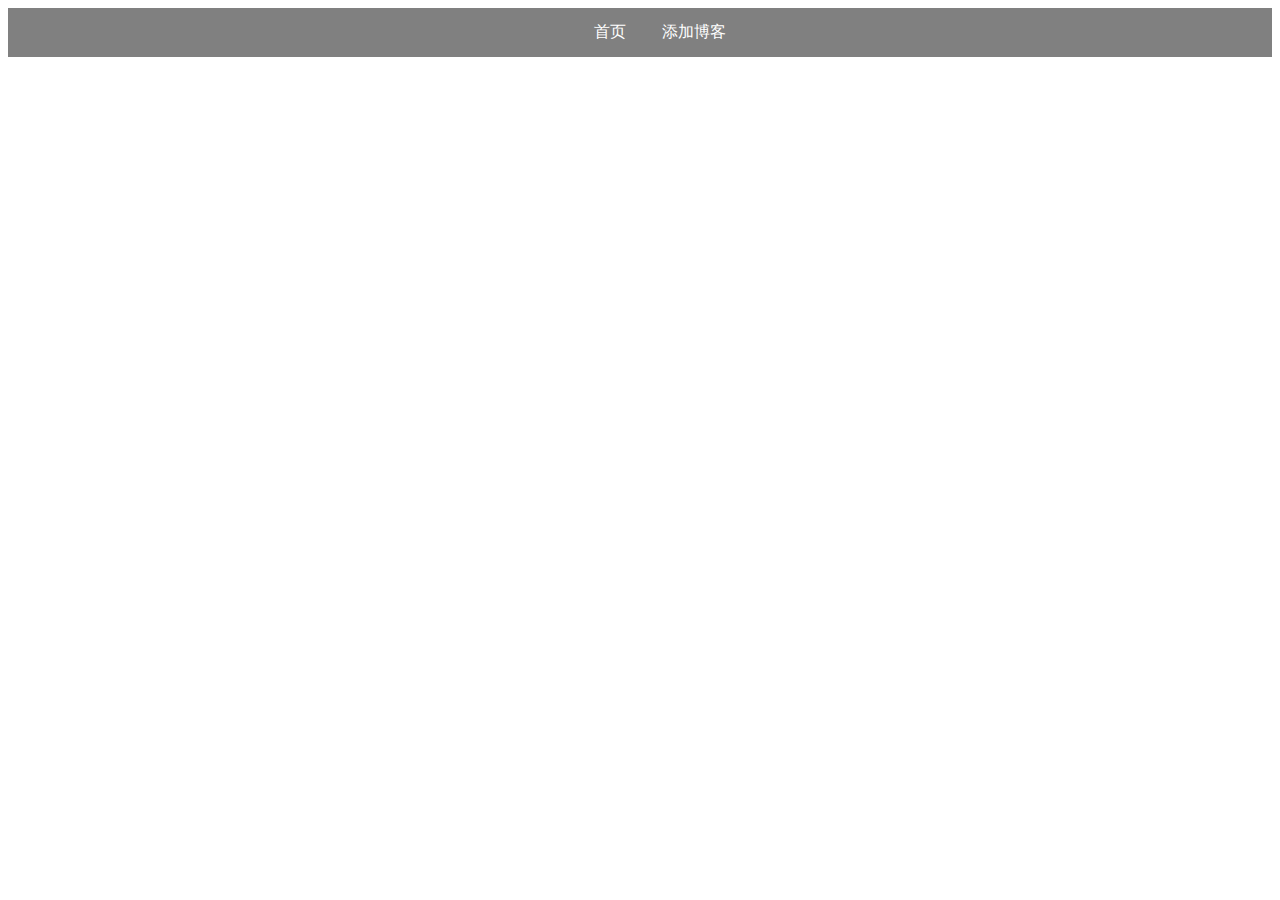
<file: vue-blog/index.html>
<!DOCTYPE html>
<html lang=en>

<head>
    <meta charset=utf-8>
    <meta http-equiv=X-UA-Compatible content="IE=edge">
    <meta name=viewport content="width=device-width,initial-scale=1">
    <link rel=icon href=/favicon.ico> <title>vue-blog</title>
    <link href=css/app.94c4710a.css rel=preload as=style>
    <link href=js/app.adc481c0.js rel=preload as=script>
    <link href=js/chunk-vendors.39c127cf.js rel=preload as=script>
    <link href=css/app.94c4710a.css rel=stylesheet>
</head>

<body>
    <noscript>
        <strong>
            We're sorry but vue-blog doesn't work properly without JavaScript enabled. Please enable it to
            continue.
        </strong>
    </noscript>
    <div id=app></div>
    <script src=js/chunk-vendors.39c127cf.js> </script> <script src=js/app.adc481c0.js> </script> </body> </html>
</file>
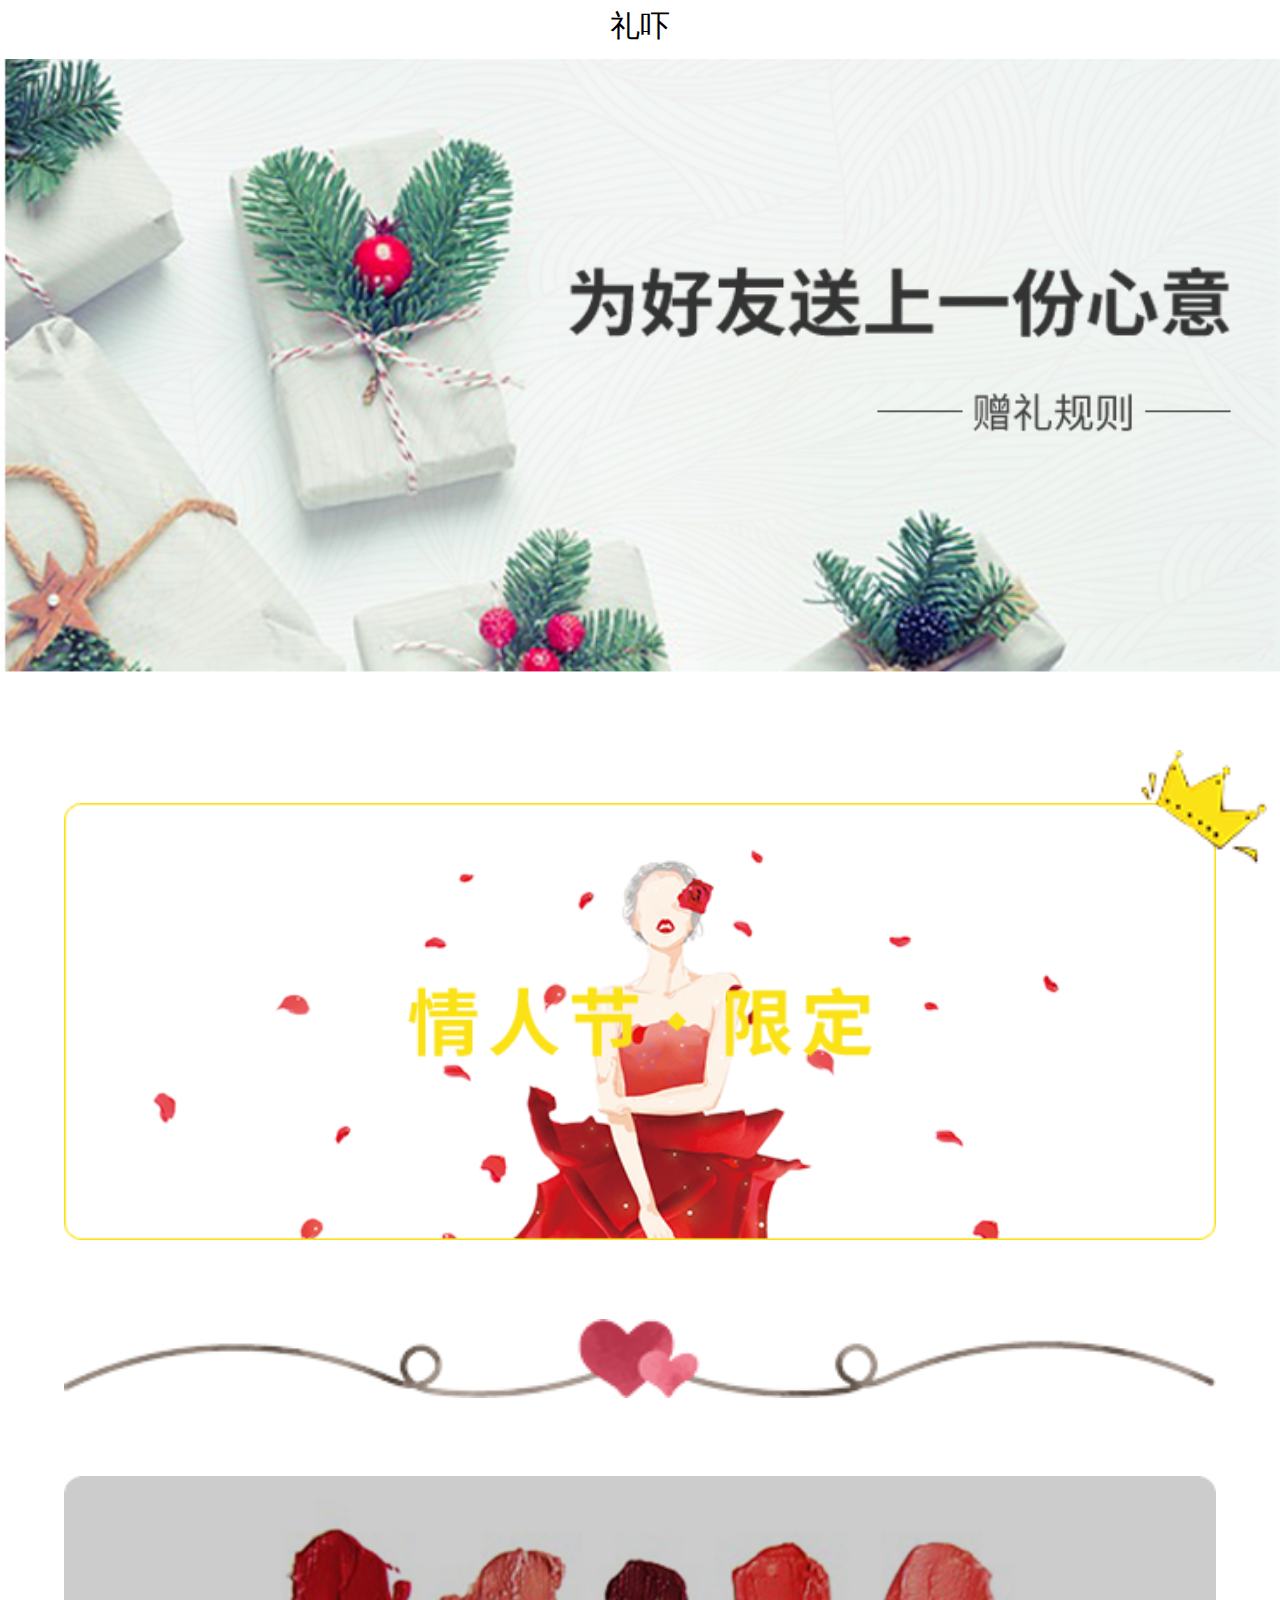
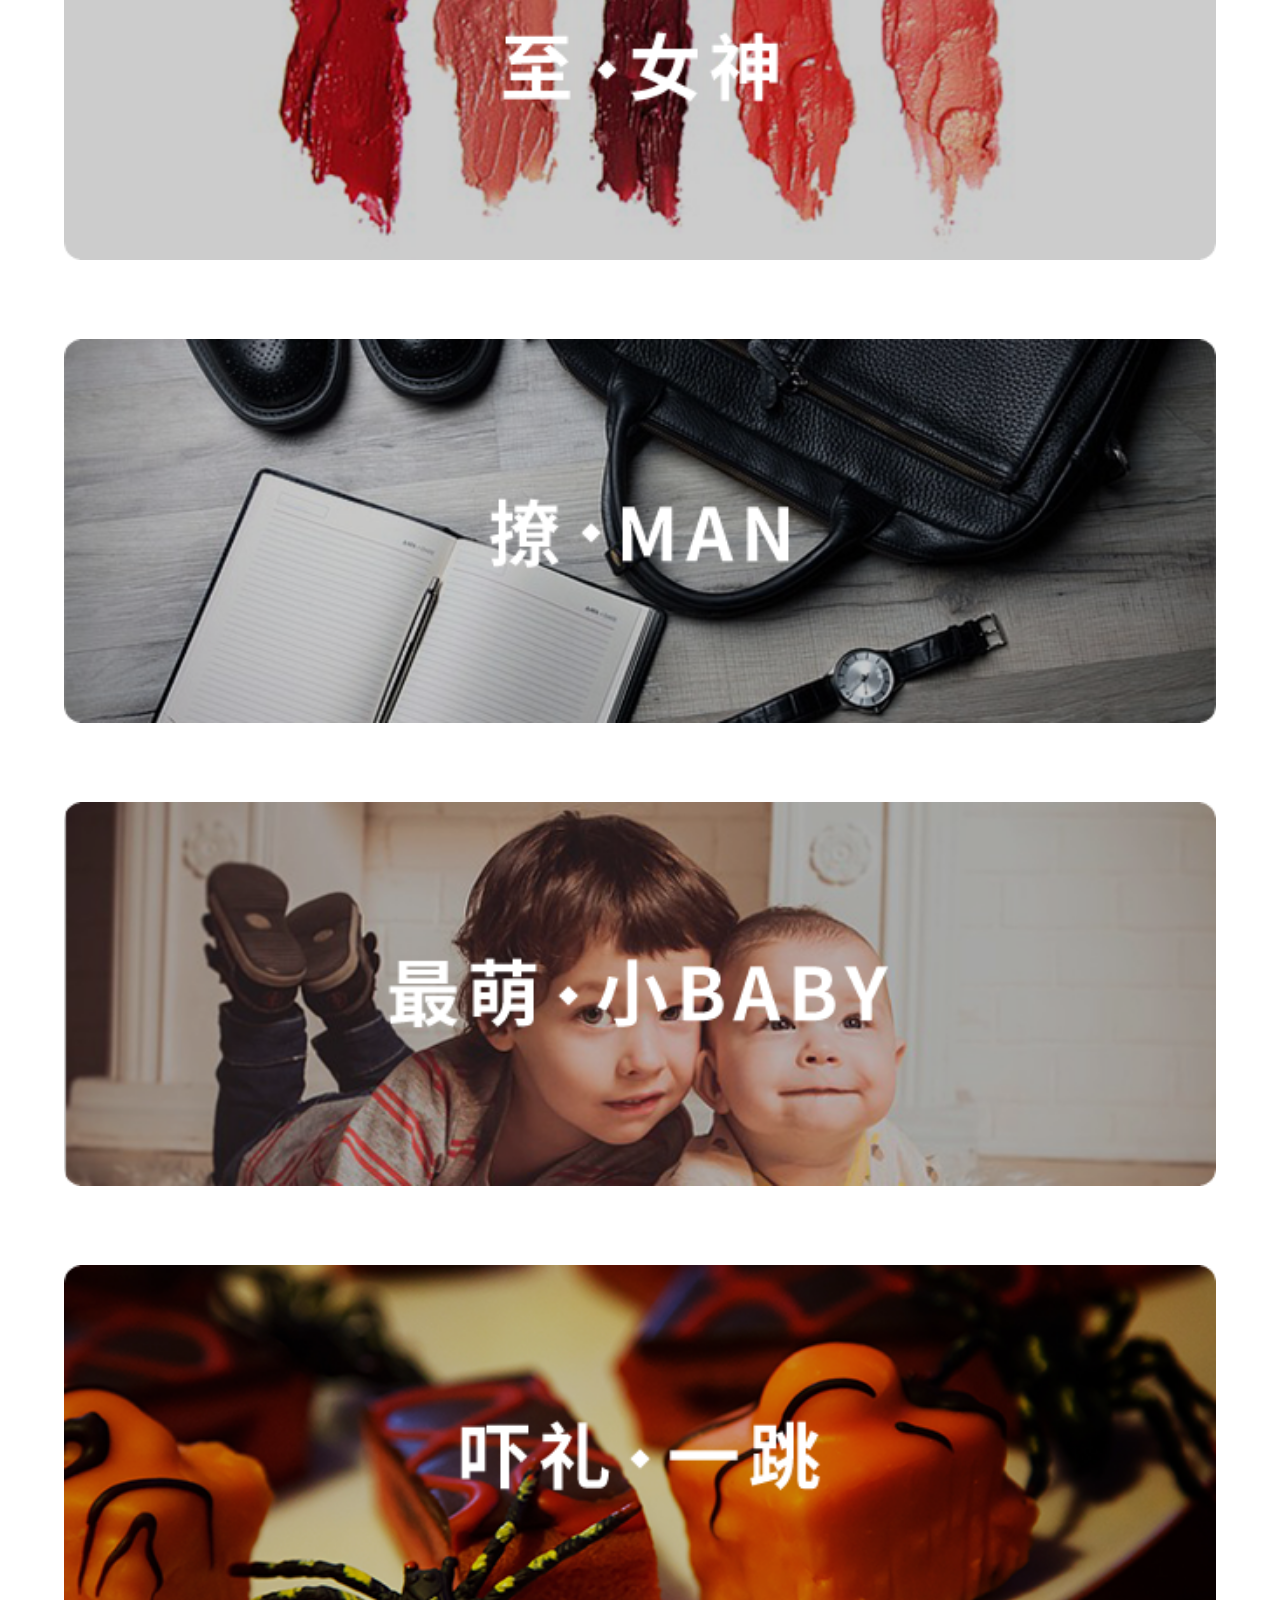
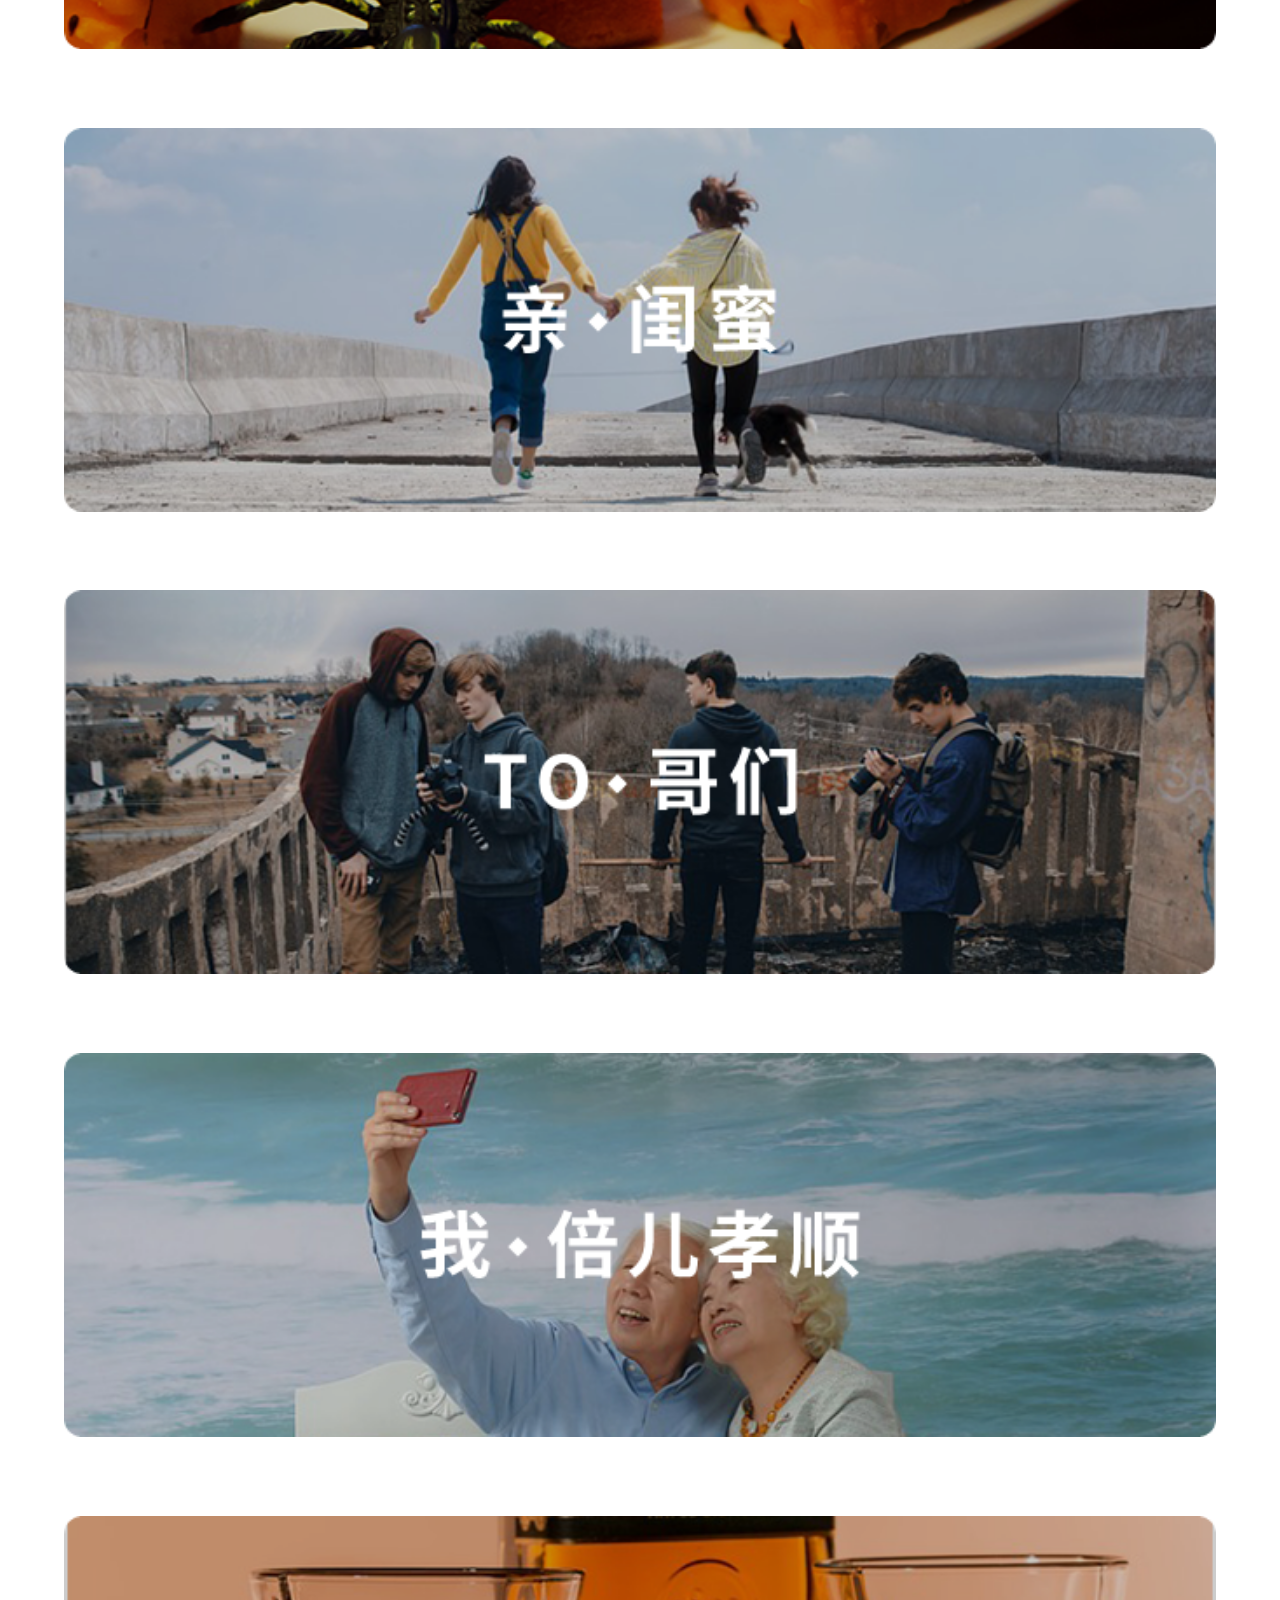
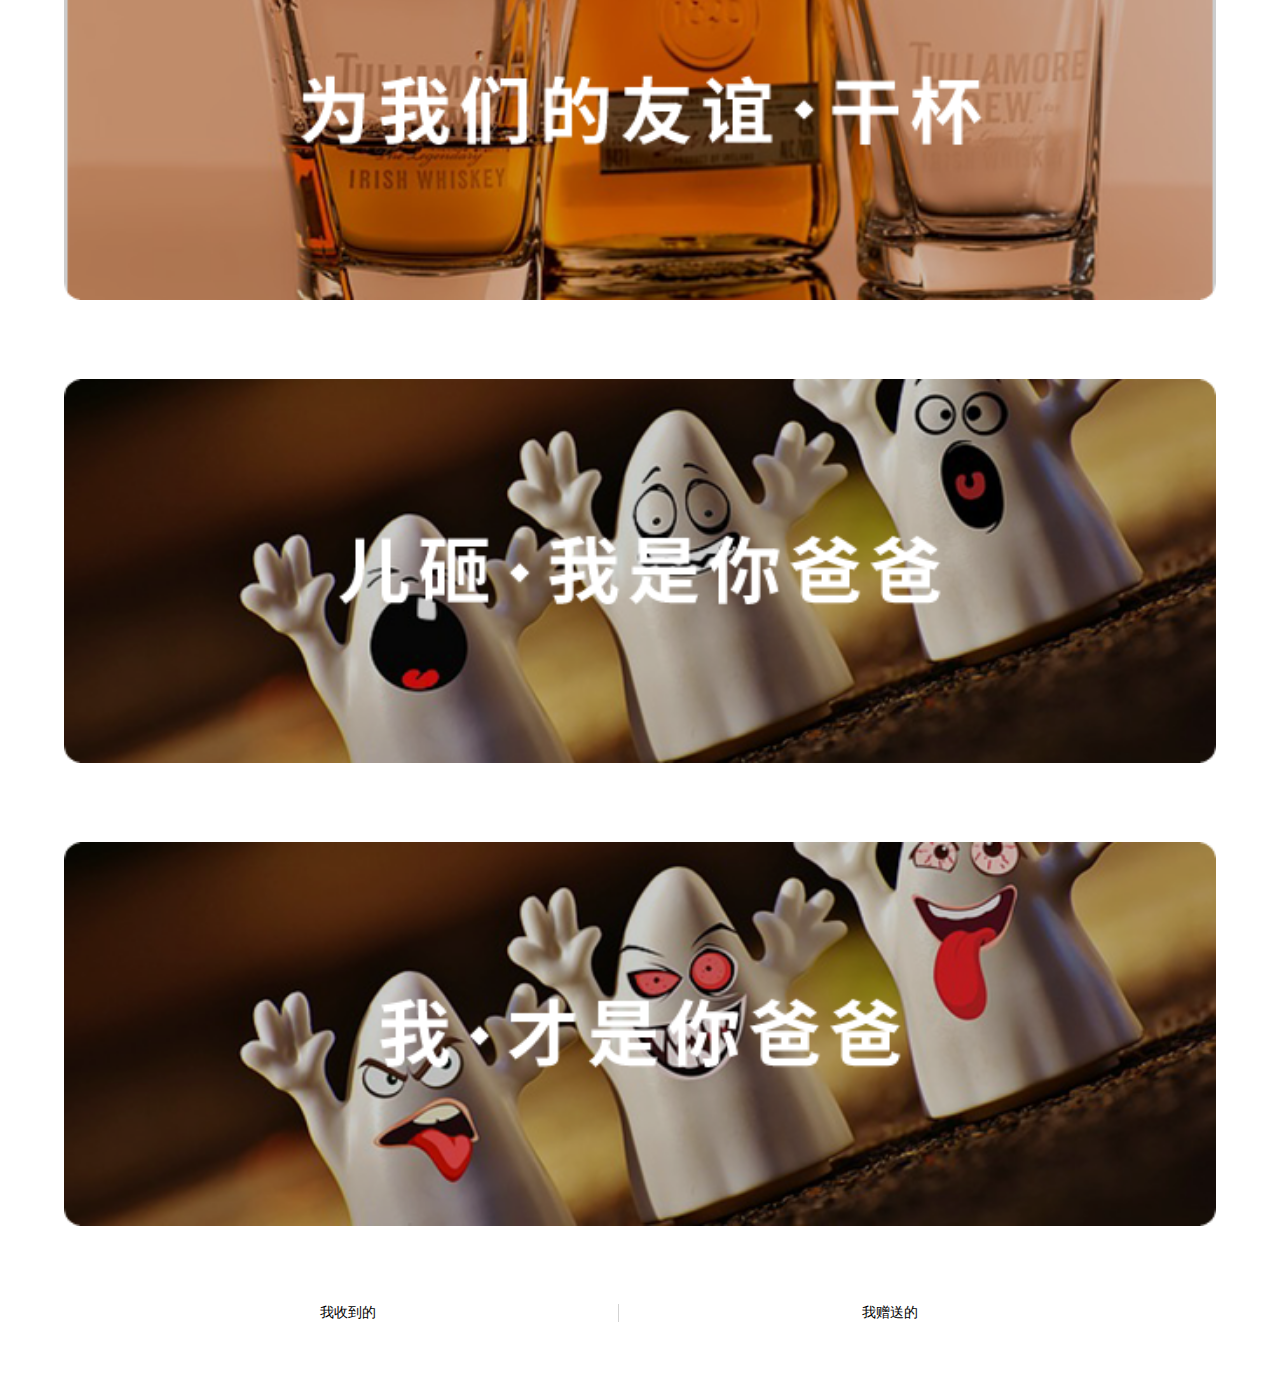
<file: 移动端/移动-1.html>
<!DOCTYPE html>
<html>
	<head>
		<meta charset="utf-8">
		<meta name="viewport" content="width=device-width,initial-scale=1,minimum-scale=1,maximum-scale=1,user-scalable=no" />
		<title></title>
		<style type="text/css">
			*{padding: 0;margin: 0;}
			html{
				font-size: 10px;
			}
			.box1{
				margin-bottom: 10%;
			}
			.box1 p{
				font-size: 3rem;
				margin:0.6rem 0 1.2rem;
				text-align: center;
			}
			.box1 img{
				width: 100%;
			}
			.box2{
				position: relative;
			}
			.box2 img{
				width: 90%;
				margin-left: 5%;
				margin-bottom: 6%;
			}
			.box2 .wangguan{
				width: 10%;
				position: absolute;
				right: 1%;
				top: -1%;
			}
			.box2 div{
				margin-left: 6%;
			}
			.box2 p{
				font-size: 1.4rem;
				word-spacing: normal;
				/* font-weight:bold; */
			}
			.p1,
			.p2{
				float: left;
				width: 45%;
				text-align: center;
				margin-bottom: 5%;
			}
			.p1{
				border-right: 1px solid lightgrey;
				
			}
			.box2 a{
				color: black;
			}
			
			
		
		</style>
	</head>
	<body>
		<div class="wrap">
			<div class="box1">
				<p>礼吓</p>
				<a href="移动-2.html"></a>
				<a href="移动-2.html">
					<img src="img/1.png" >
				</a>
			</div>
			<div class="box2">
				<a href="移动-2.html">
					<img src="img/2.png" >
				</a>
				<img src="img/3.png" class="wangguan">
				<img src="img/4.png" class="xin">
				
				<a href="移动-2.html">
					<img src="img/5.png" >
					<img src="img/6.png" >
					<img src="img/7.png" >
					<img src="img/8.png" >
					<img src="img/9.png" >
					<img src="img/10.png" >
					<img src="img/11.png" >
					<img src="img/12.png" >
					<img src="img/13.png" >
					<img src="img/14.png" >
					<div>
						<a href="移动-7.html">
							<p class="p1">我收到的</p>
						</a>
						<a href="移动-5.html">
							<p class="p2">我赠送的</p>
						</a>
						
					</div>
				</a>
				
			</div>
		</div>
	</body>
</html>
</file>
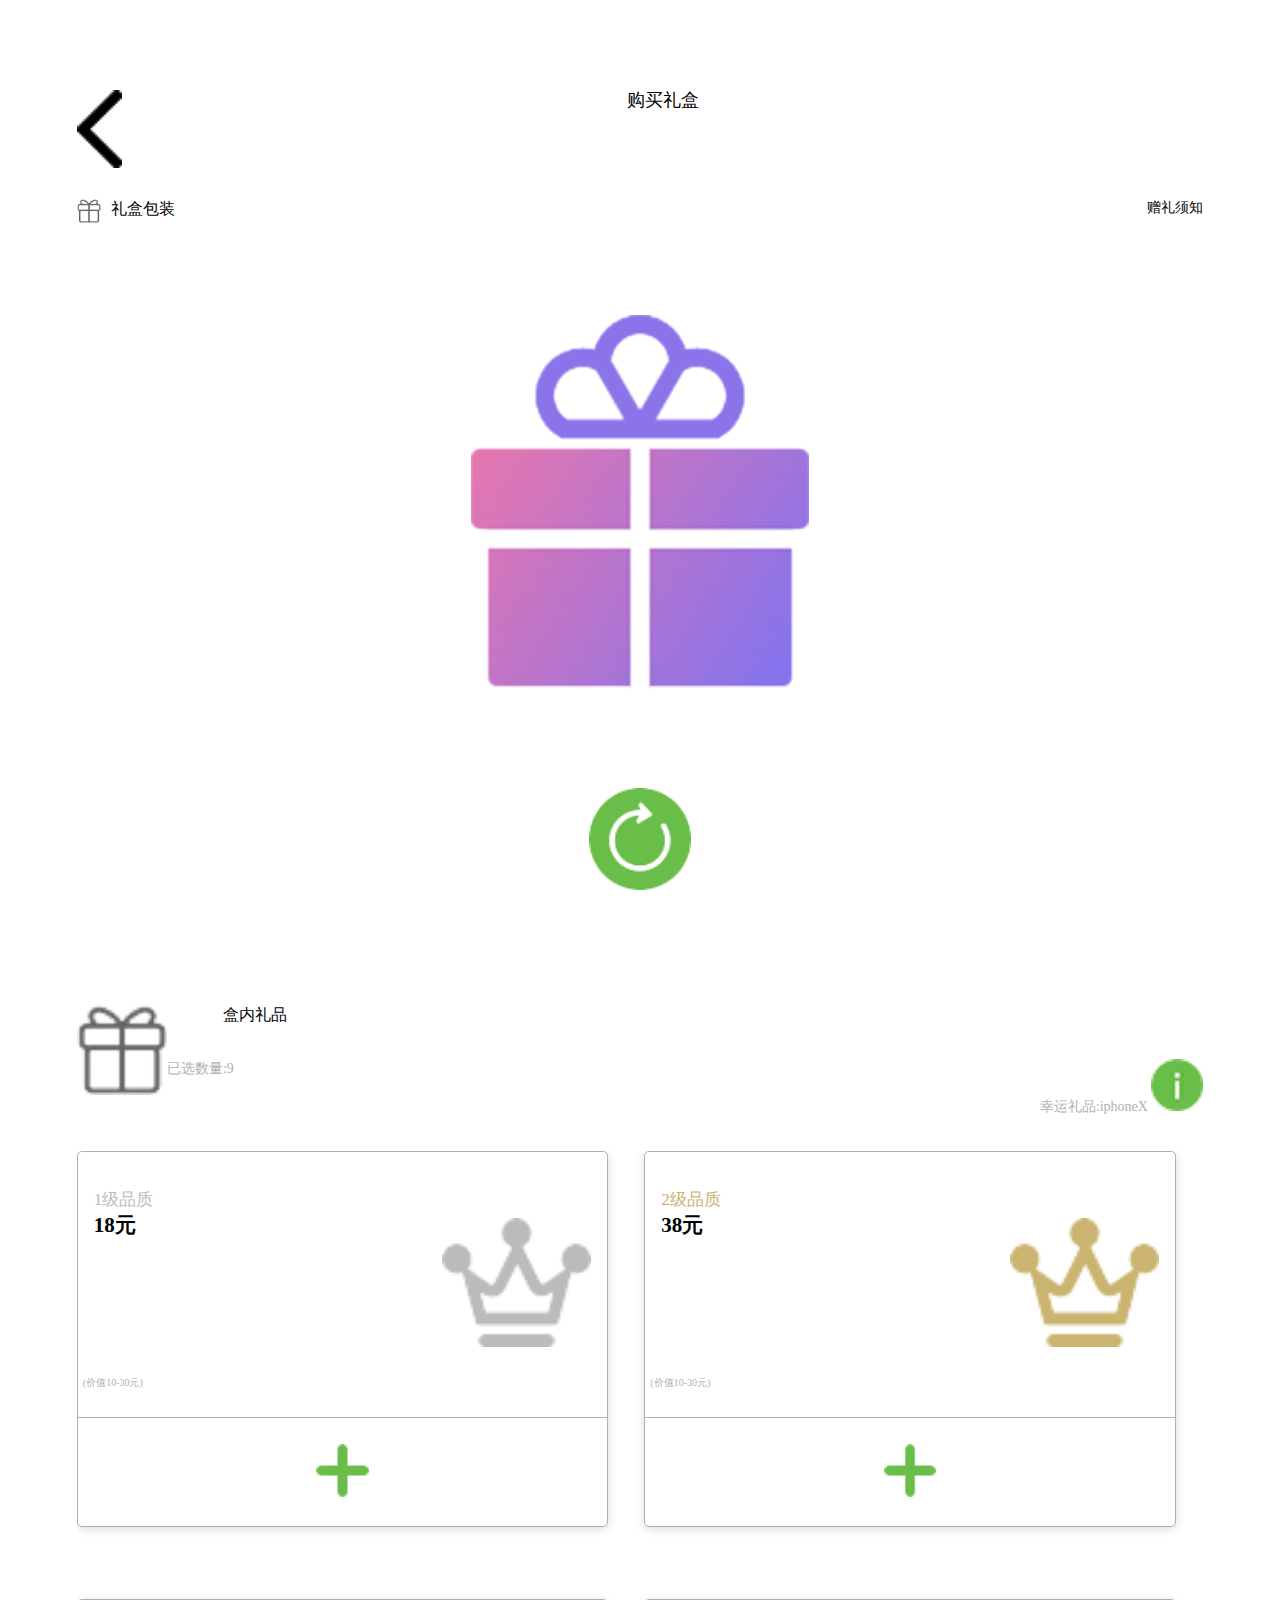
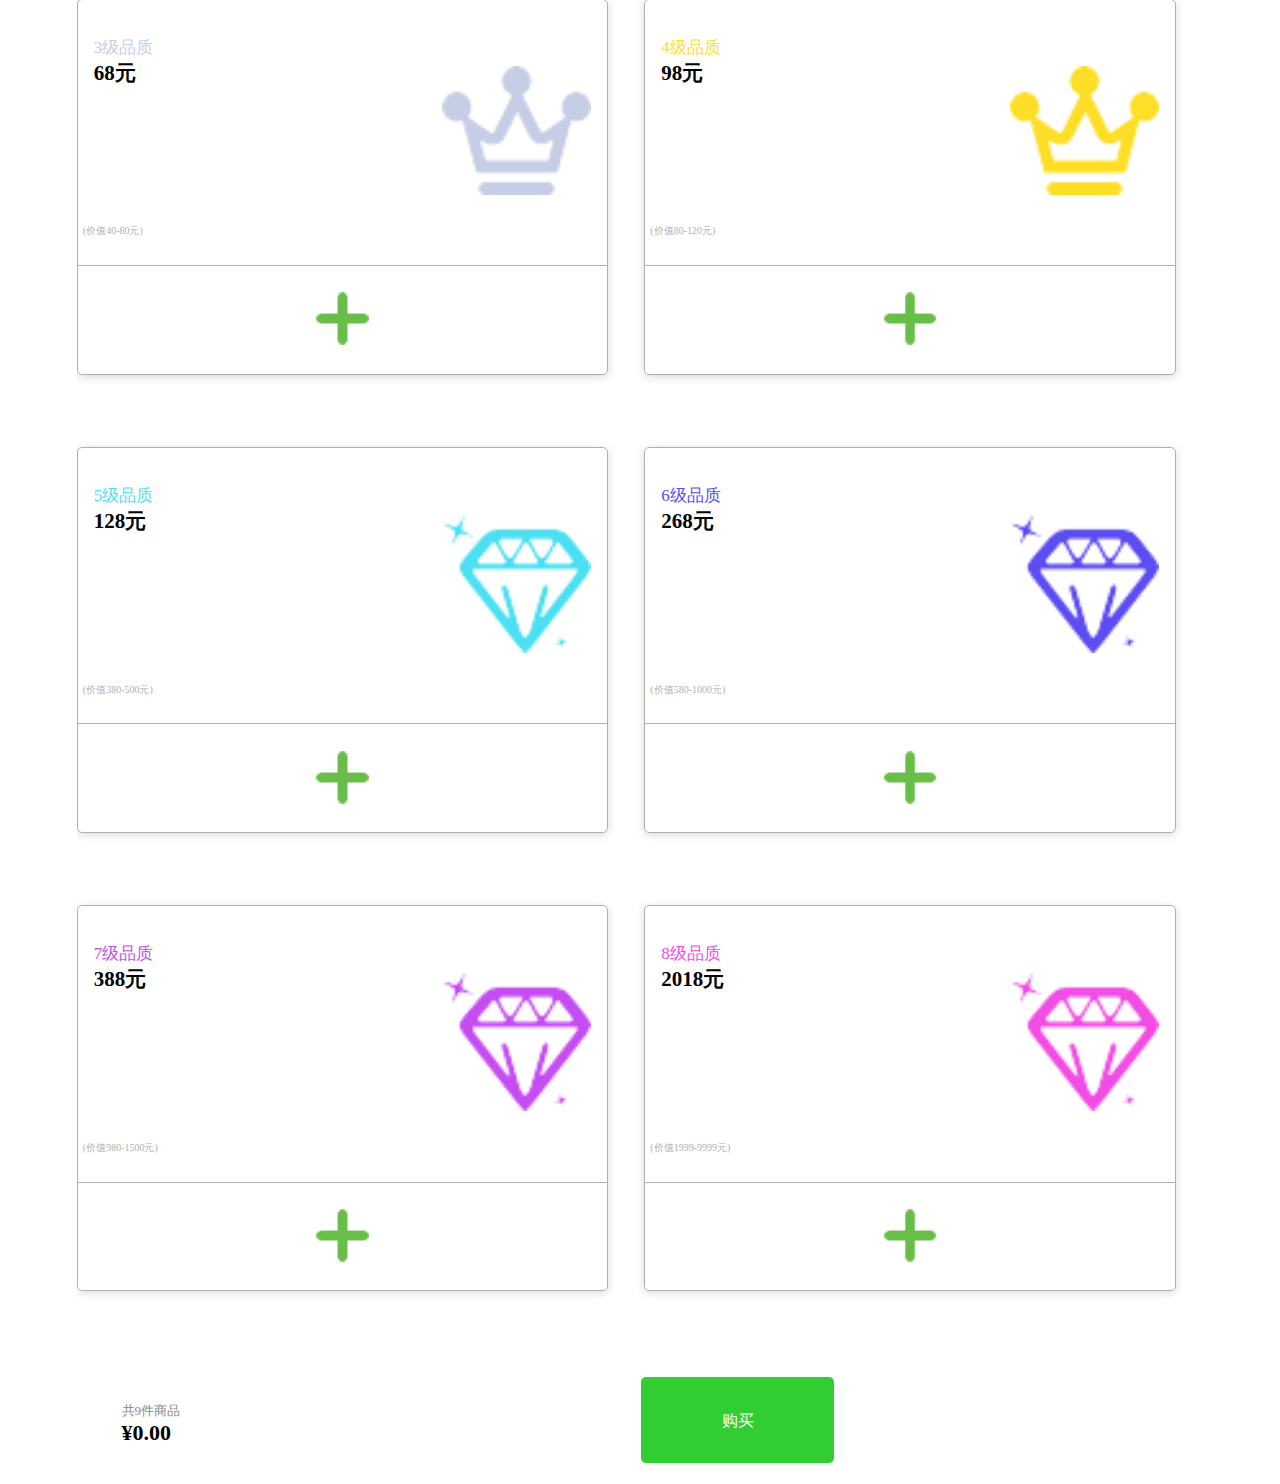
<file: 移动端/移动-2.html>
<!DOCTYPE html>
<html>
	<head>
		<meta charset="utf-8">
		<meta name="viewport" content="width=device-width,initial-scale=1,minimum-scale=1,maximum-scale=1,user-scalable=no" />
		<title></title>
		<style type="text/css">
			* {padding: 0;margin: 0;}
			html {font-size: 10px;}
			
			.top {
				margin: 7% 6%;
			}
			.top img {
				float: left;
				width: 4%;
			}
			.top p {
				font-size: 1.8rem;
				line-height: 2rem;
				text-align: center;
			}
			.center{
				margin: 0 6%;
				overflow: hidden;
			}
			.cleft{
				float: left;
			}
			.cleft img{
				width: 70%;
			}
			.cright span{
				font-size: 1.6rem;
			}
		    #span2{
				font-size: 1.4rem;
				float: right;
			}
			.item2 .img1{
				width: 30%;
				margin: 8% 35%;
			}
			.item2 .img2{
				width: 9%;
				margin: 0 45.5% 10%;
			}
			.item3 img{
				width: 8%;
				float: left;
			}
			.item3 p{
				font-size: 1.6rem;
				margin-left: 13%;
			}
			
			.item4{
				overflow: hidden;
				font-size: 1.4rem;
				color:  #B0B0B0;
				line-height: 2rem;
				text-align: center;
				margin: 3% 0;
				/* background: yellow; */
			}
			.item4 .i4l{
				float: left;
				margin-right: 9%;
			}
			.item4 .i4r{
				text-align: right;
			}
			.i4r img{
				width: 5%;
			}
			.neirong{
				margin-left: 6%;
				overflow: hidden;
			}
			.neirong ul li{
				border: 1px solid #b0b0b0;
				width: 44%;
				list-style-type: none;
				padding: 3% 0 0;
				border-radius: 5px;
				float: left;
				margin-right: 3%;
				margin-bottom: 6%;
				box-shadow: 0 2px 10px rgba(0, 0, 0, 0.15);
			}
			.ntop{
				overflow: hidden;
				padding: 0 3%;
			}
			.ntop .nr img{
				width: 30%;
				float: right;
			}
			.ntop .nl{
				float: left;
			}
			.nl p{
				color: #bcbcbc;
				font-size: 1.7rem;
			}
			.nl h1{
				font-size: 2.1rem;
			}
			.nr img{
				margin: 6% 0;
			}
			.nbtm img{
				width: 10%;
			}
			.nbtm{
				margin-top: 5%;
				border-top: 1px solid #b0b0b0;
				text-align: center;
				padding: 5% 0;
			}
			.item4 p{
				text-align: center;
				color: #878787;
			}
			.footer{
				padding: 3% 5%;
				overflow: hidden;
			}
			.footer .item4f{
				float: left;
				margin-left: 5%;
			}
			.item4r span{
				background: limegreen;
				color: white;
				font-size: 1.6rem;
				line-height: 3.6rem;
				padding: 3% 7%;
				border-radius: 5px;
				margin-left: 40%;
			}
			.item4r a{
				text-decoration: none;
			}
		</style>
	</head>
	<body>
		<div class="box">
			<div class="top">
				<a href="移动-1.html">
					<img src="img/2-1.png">
				</a>
				<p>购买礼盒</p>
			</div>
			<div class="center">
				<div class="item1">
					<div class="cleft">
						<img src="img/2-2.png">
					</div>
					<div class="cright">
						<span>礼盒包装</span>
						<span id="span2">赠礼须知</span>
					</div>
				</div>
				
				<div class="item2">
					 <img src="img/2-3.png" class="img1">
					<a href="移动-2.html">
						<img src="img/2-5.png" class="img2">
					</a>
				</div>
				
				<div class="item3">
					<img src="img/2-4.png">
					<p>盒内礼品</p>
				</div>
				
				<div class="item4">
					<div class="i4l">
						已选数量:9
					</div>
					<div class="i4r">
						幸运礼品:iphoneX
						<img src="img/2-6.png">
					</div>
				</div>
			</div>
			
			<div class="neirong">
				<ul>
					<li>
						<div class="box">
							<div class="ntop">
								<div class="nl">
									<p>1级品质</p>
									<h1>18元</h1>
								</div>
								<div class="nr">
									<img src="img/guan.png" >
								</div>
							</div>
						    <p style="color: #b0b0b0;">&nbsp;&nbsp;(价值10-30元)</p>
						</div>
						<div class="nbtm">
							<a href="移动-3.html">
								<img src="img/jia.png" >
							</a>
						</div>
					</li>
					<li>
						<div class="box">
							<div class="ntop">
								<div class="nl">
									<p style="color: #c9b371;">2级品质</p>
									<h1>38元</h1>
								</div>
								<div class="nr">
									<img src="img/2-7.png" >
								</div>
							</div>
						    <p style="color: #b0b0b0;">&nbsp;&nbsp;(价值10-30元)</p>
						</div>
						<div class="nbtm">
							<a href="移动-3.html">
								<img src="img/jia.png" >
							</a>
						</div>
					</li>
					<li>
						<div class="box">
							<div class="ntop">
								<div class="nl">
									<p style="color: #c6cee6;">3级品质</p>
									<h1>68元</h1>
								</div>
								<div class="nr">
									<img src="img/2-8.png" >
								</div>
							</div>
						    <p style="color: #b0b0b0;">&nbsp;&nbsp;(价值40-80元)</p>
						</div>
						<div class="nbtm">
							<a href="移动-3.html">
								<img src="img/jia.png" >
							</a>
						</div>
					</li>
					<li>
						<div class="box">
							<div class="ntop">
								<div class="nl">
									<p style="color: #ffde27;">4级品质</p>
									<h1>98元</h1>
								</div>
								<div class="nr">
									<img src="img/2-9.png" >
								</div>
							</div>
						    <p style="color: #b0b0b0;">&nbsp;&nbsp;(价值80-120元)</p>
						</div>
						<div class="nbtm">
							<a href="移动-3.html">
								<img src="img/jia.png" >
							</a>
						</div>
					</li>
					<li>
						<div class="box">
							<div class="ntop">
								<div class="nl">
									<p style="color: #4cdff1;">5级品质</p>
									<h1>128元</h1>
								</div>
								<div class="nr">
									<img src="img/2-10.png" >
								</div>
							</div>
						    <p style="color: #b0b0b0;">&nbsp;&nbsp;(价值380-500元)</p>
						</div>
						<div class="nbtm">
							<a href="移动-3.html">
								<img src="img/jia.png" >
							</a>
						</div>
					</li>
					<li>
						<div class="box">
							<div class="ntop">
								<div class="nl">
									<p style="color: #5c4cf1;">6级品质</p>
									<h1>268元</h1>
								</div>
								<div class="nr">
									<img src="img/2-11.png" >
								</div>
							</div>
						    <p style="color: #b0b0b0;">&nbsp;&nbsp;(价值580-1000元)</p>
						</div>
						<div class="nbtm">
							<a href="移动-3.html">
								<img src="img/jia.png" >
							</a>
						</div>
					</li>
					<li>
						<div class="box">
							<div class="ntop">
								<div class="nl">
									<p style="color: #c44cf1;">7级品质</p>
									<h1>388元</h1>
								</div>
								<div class="nr">
									<img src="img/2-12.png" >
								</div>
							</div>
						    <p style="color: #b0b0b0;">&nbsp;&nbsp;(价值980-1500元)</p>
						</div>
						<div class="nbtm">
							<a href="移动-3.html">
								<img src="img/jia.png" >
							</a>
						</div>
					</li>
					<li>
						<div class="box">
							<div class="ntop">
								<div class="nl">
									<p style="color: #f14ce3;">8级品质</p>
									<h1>2018元</h1>
								</div>
								<div class="nr">
									<img src="img/2-13.png" >
								</div>
							</div>
						    <p style="color: #b0b0b0;">&nbsp;&nbsp;(价值1999-9999元)</p>
						</div>
						<div class="nbtm">
							<a href="移动-3.html">
								<img src="img/jia.png" >
							</a>
						</div>
					</li>
				</ul>
			</div>
			
			<div class="footer">
				<div class="item4f">
					<p style="font-size: 1.3rem;color: #878787;">共9件商品</p>
					<p style="font-size: 2.2rem;font-weight: bold;">&yen;0.00</p>
				</div>
				<div class="item4r">
					<a href="移动-3.html">
						<span>购买</span>
					</a>
					
				</div>
			</div>
		</div>
	
	</body>
</html>
</file>
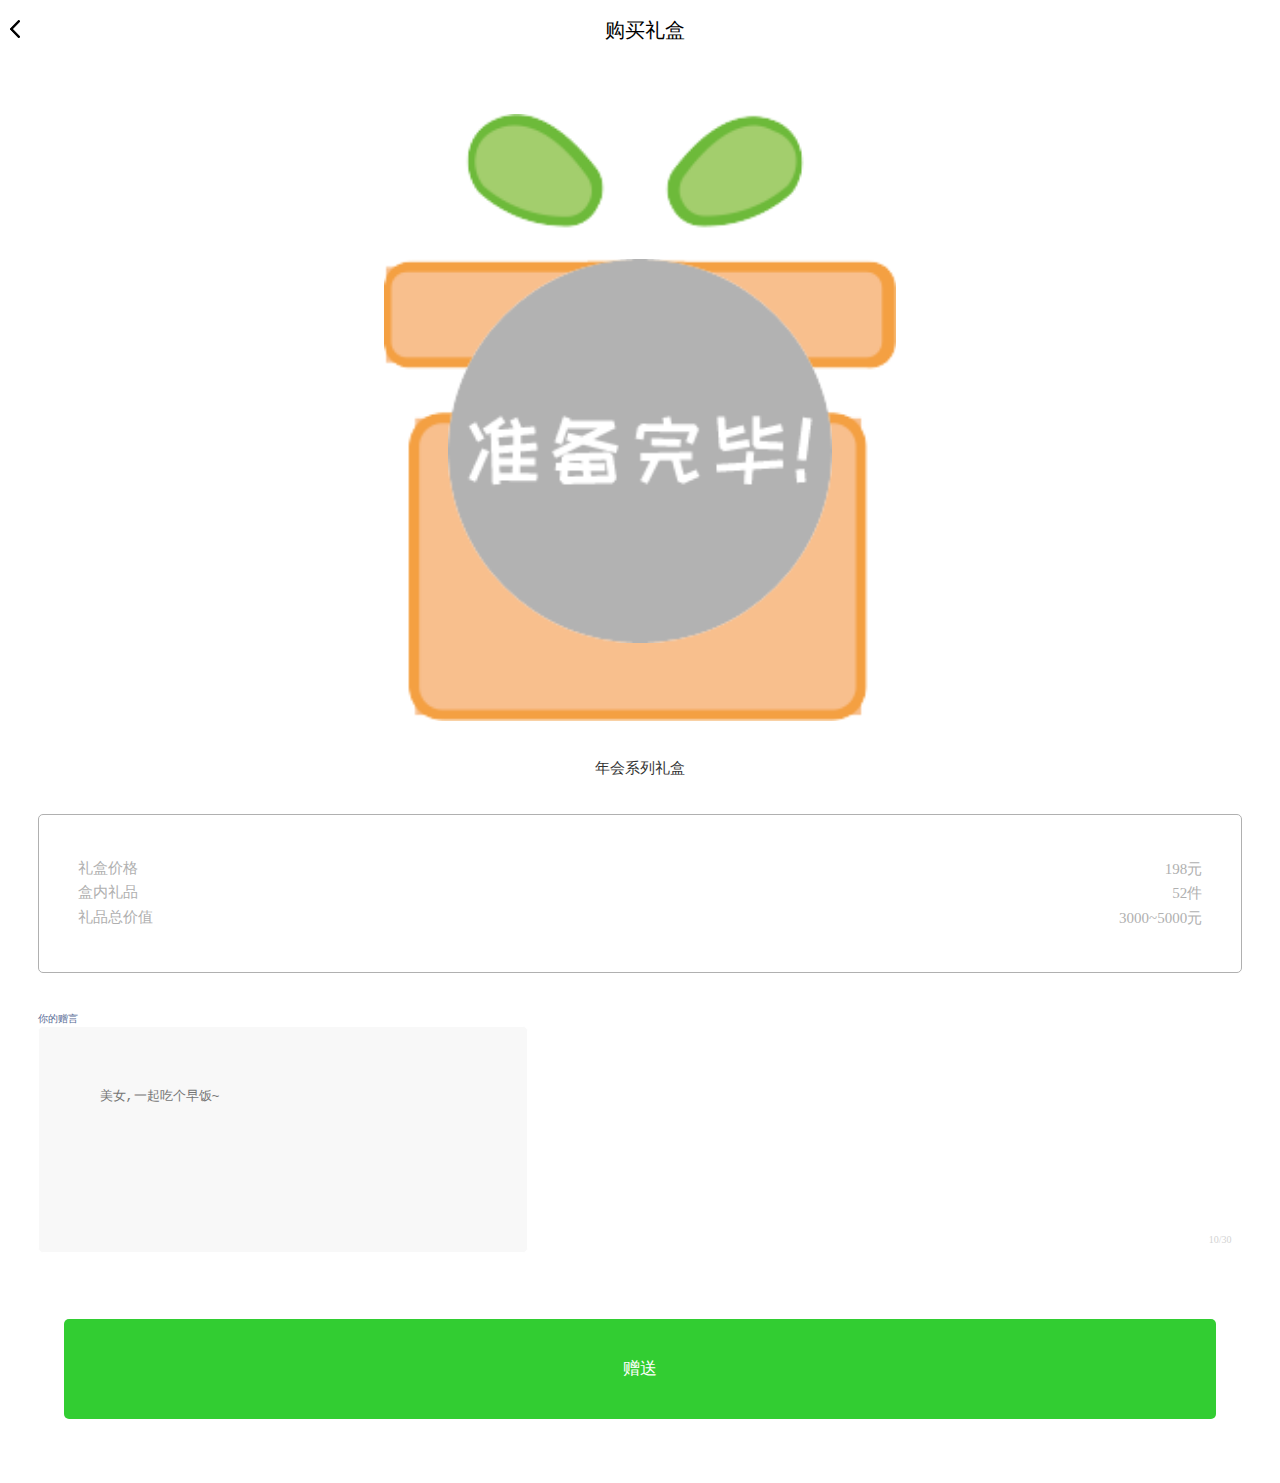
<file: 移动端/移动-3.html>
<!DOCTYPE html>
<html>
	<head>
		<meta charset="utf-8">
		<meta name="viewport" content="width=device-width,initial-scale=1,minimum-scale=1,maximum-scale=1,user-scalable=no" />
		<title></title>
		<style type="text/css">
			* {
				padding: 0;
				margin: 0;
			}
			
			html {
				font-size: 10px;
			}
			.top {
				padding: 2rem 1rem 1rem;
			}
			
			.top img {
				float: left;
				width: 1rem;
			}
			.top p {
				font-size: 2rem;
				line-height: 2rem;
				text-align: center;
			}
			.lihe img{
				width: 40%;
				margin: 5% 30% 3%;
			}
			.lihe{
				position: relative;
			}
			.lihe .img2{
				position: absolute;
				left: 5%;
				top: 20%;
				width: 30%;
				/* background: rgba(0,0,0,0.5); */
			}
			.lihe p{
				font-size: 1.5rem;
				color: #333333;
				line-height: 1.5rem;
				text-align: center;
			}
			.price{
				margin: 3%;
				padding: 3%;
				border: 1px solid #b0b0b0;
				border-radius: 5px;
				color: #B0B0B0;
				overflow: hidden;
			}
			.pleft{
				float: left;
			}
			.pright{
				float: right;
			}
			.price p{
				font-size: 1.5rem;
				margin: 7% 0;
			}
			.pright p{
				text-align: right;
			}
			.zengyan{
				margin:0 3%;
				position: relative;
			}
			textarea{
				resize: none;
				background: #F8F8F8;
				border: 1px solid white;
				border-radius: 5px;
				padding: 5%;
			}
			.zengyan span{
				position: absolute;
				right: 1rem;
				bottom: 1rem;
				color: lightgrey;
			}
			.zengsong{
				margin:0 3%;
				background: limegreen;
				
				font-size: 1.7rem;
				text-align: center;
				padding: 3% 0;
				margin: 5%;
				border-radius: 5px;
			}
			.zengsong a{
				color: white;
				text-decoration: none;
			}
		</style>
	</head>
	<body>
		<div class="">
			<div class="top">
				<a href="移动-2.html">
					<img src="img/2-1.png">
				</a>
				
				<p>购买礼盒</p>
			</div>
			<div class="lihe">
				<img src="img/未标题-1.png" >
				<img src="img/未标题-3.png" class="img2">
				<p>年会系列礼盒</p>
			</div>
			<div class="price">
				<div class="pleft">
					<p>礼盒价格</p>
					<p>盒内礼品</p>
					<p>礼品总价值</p>
				</div>
				<div class="pright">
					<p>198元</p>
					<p>52件</p>
					<p>3000~5000元</p>
				</div>
			</div>
			
			<div class="zengyan">
				<p style="color: #576b95;">你的赠言</p>
				<textarea rows="7" cols="44" placeholder="美女,一起吃个早饭~"></textarea>
				<span>10/30</span>
			</div>
			
			<div class="zengsong">
				<a href="移动-4.html">
					赠送
				</a>
			</div>
		</div>
		
	
	</body>
</html>
</file>
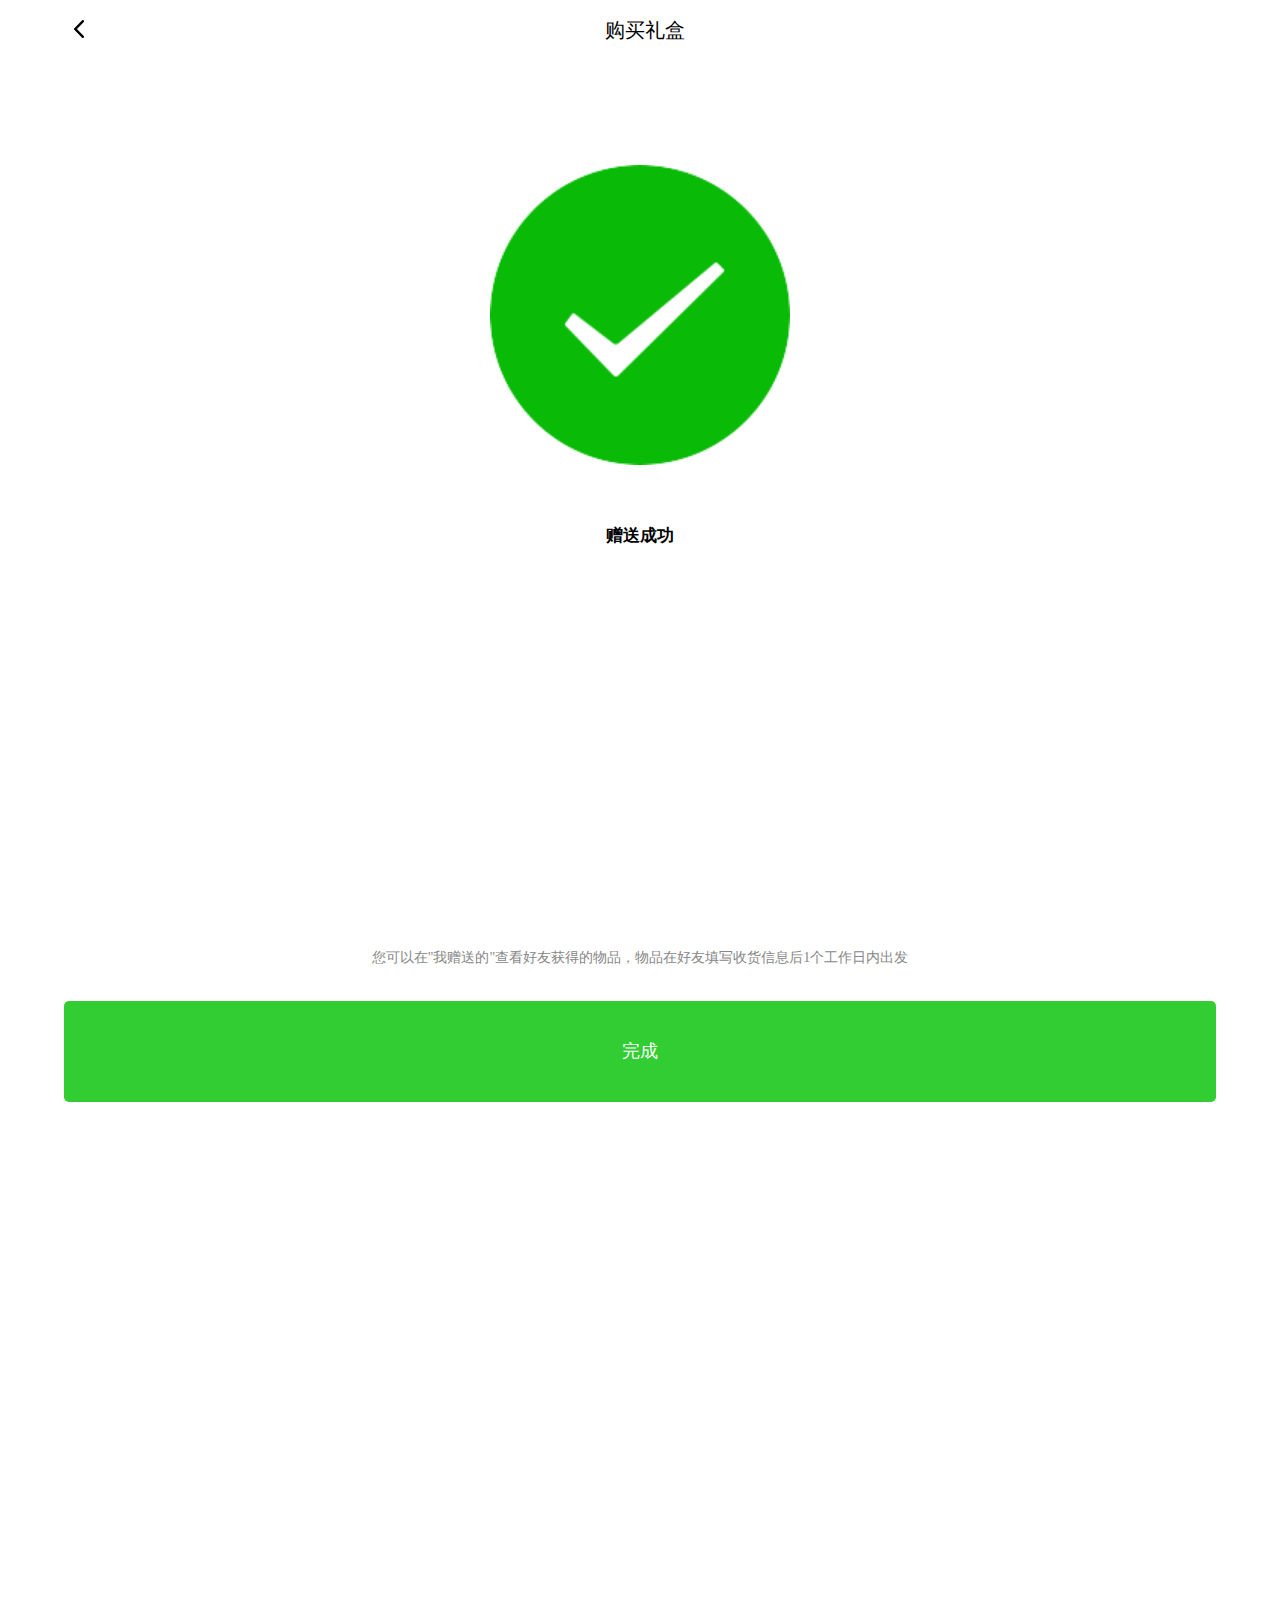
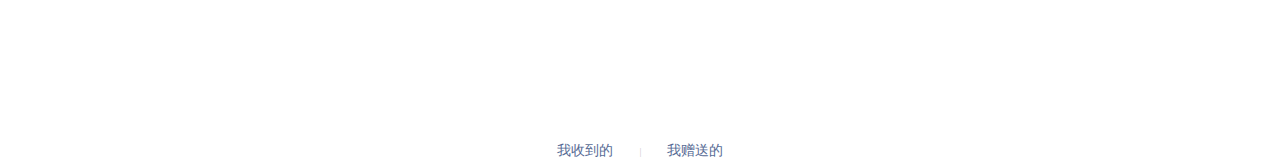
<file: 移动端/移动-4.html>
<!DOCTYPE html>
<html>
	<head>
		<meta charset="utf-8">
		<meta name="viewport" content="width=device-width,initial-scale=1,minimum-scale=1,maximum-scale=1,user-scalable=no" />
		<title></title>
		<style type="text/css">
			* {
				padding: 0;
				margin: 0;
			}
			
			html {
				font-size: 10px;
			}
			.box div{
				margin: 0 5%;
			}
			.top {
				padding: 2rem 1rem 1rem;
			}
			
			.top img {
				float: left;
				width: 1rem;
			}
			.top p {
				font-size: 2rem;
				line-height: 2rem;
				text-align: center;
				
			}
			.success img{
				width: 26%;
				margin: 10% 37% 5%;
			}
			.success p{
				font-size: 1.7rem;
				font-weight: bold;
				text-align: center;
			}
			.miaoshu p{
				color: #878787;
				text-align: center;
				font-size: 1.4rem;
				line-height: 1.6rem;
				margin: 35% 0 3%;
			}
			.end{
				background: limegreen;
				font-size: 1.8rem;
				text-align: center;
				padding: 3% 0;
				border-radius: 5px;
			}
			.end a{
				color: white;
				text-decoration: none;
			}
		    #foot{
				margin-top: 50%;
				text-align: center;
			}
			#foot a{
				color: #576b95;
				text-decoration: none;
				font-size: 1.4rem;
				padding:0 2%;
				
			}
		</style>
	</head>
	<body>
		<div class="box">
			<div class="top">
				<a href="移动-2.html">
					<img src="img/2-1.png">
				</a>
				
				<p>购买礼盒</p>
			</div>
			<div class="success">
				<img src="img/未标题-2.png" >
				<p>赠送成功</p>
			</div>
			<div class="miaoshu">
				<p>您可以在"我赠送的"查看好友获得的物品，物品在好友填写收货信息后1个工作日内出发</p>
			</div>
			
			<div class="end">
				<a href="移动-1.html">完成</a>
			</div>
			
			<div id="foot">
				<a href="移动-7.html">
					我收到的
				</a>
				<span style="color: #cccccc;">|</span>
				<a href="移动-2.html">
					我赠送的
				</a>
			</div>
		</div>
		
	</body>
</html>
</file>
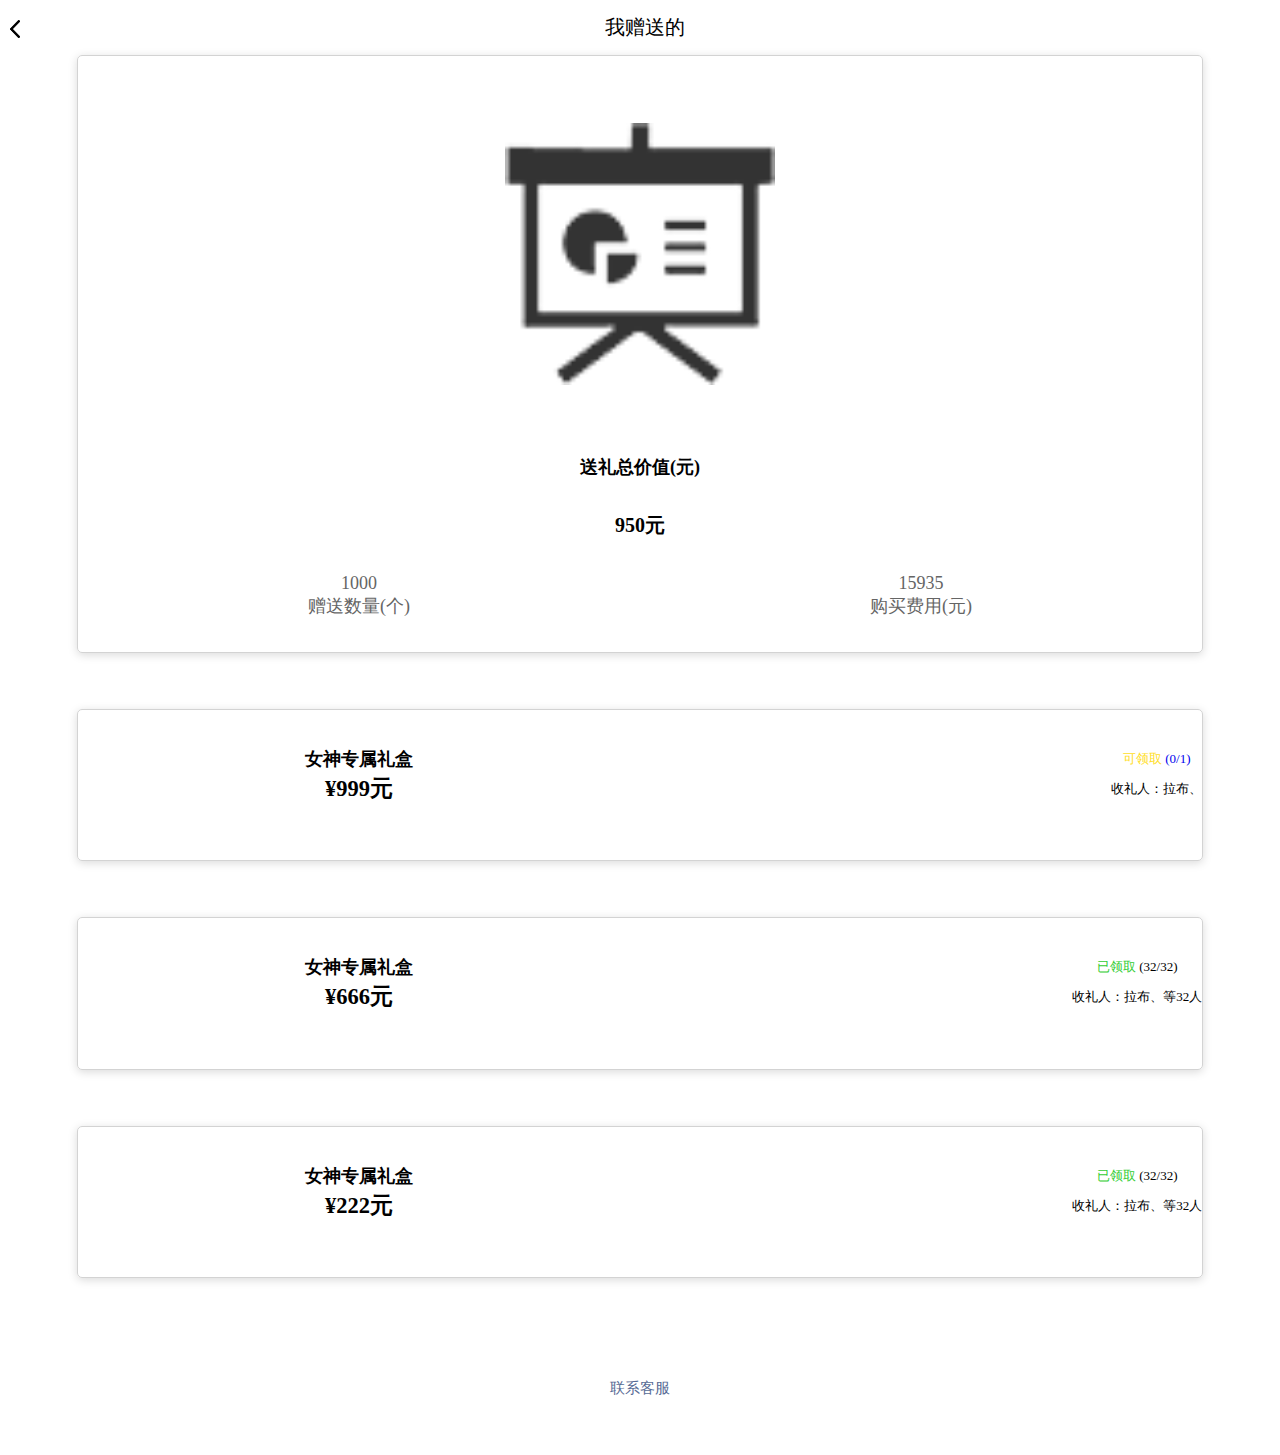
<file: 移动端/移动-5.html>
<!DOCTYPE html>
<html>
	<head>
		<meta charset="utf-8">
		<meta name="viewport" content="width=device-width,initial-scale=1,minimum-scale=1,maximum-scale=1,user-scalable=no" />
		<title></title>
		<style type="text/css">
			* {
				padding: 0;
				margin: 0;
			}

			html {
				font-size: 10px;
			}

			.top {
				padding: 2rem 1rem 2rem;
			}

			.top img {
				float: left;
				width: 1rem;
			}

			.top p {
				font-size: 2rem;
				line-height: 1.5rem;
				text-align: center;
			}

			.center {
				margin: 0 6%;
			}

			.item1,
			.item2 {
				border: 1px solid lightgrey;
				border-radius: 5px;
				box-shadow: 0 2px 10px rgba(0, 0, 0, 0.15);
			}

			.item1 img {
				width: 24%;
				margin: 6% 38%;
			}

			.item1 h3 {
				font-size: 1.8rem;
				text-align: center;
			}

			.item1 h2 {
				font-size: 2rem;
				text-align: center;
				margin: 3% 0;
			}

			.bot {
				color: #656565;
				font-size: 1.8rem;
				margin-bottom: 3%;
			}

			.bot .botl {
				float: left;
				width: 50%;
				text-align: center;
			}

			.bot .botr {
				text-align: center;
			}

			.item2 {
				margin: 5% 0;
				padding: 3% 0 5%;
			}

			.item2 {
				overflow: hidden;
			}
			.item2 a{
				text-decoration: none;
			}

			.i2l,
			.i2r ul li {
				list-style-type: none;
				line-height: 3rem;
				text-align: center;
			}

			.i2l {
				width: 50%;
				float: left;
				font-size: 1.5rem;
			}

			.i2r {
				float: right;
				font-size: 1.3rem;
			}

			.foot {
				padding: 4% 0 5%;
				text-align: center;
			}

			.foot a {
				text-decoration: none;
				color: #576b95;
				font-size: 1.5rem;
			}
		</style>
	</head>
	<body>
		<div class="box">
			<div class="top">
				<a href="移动-1.html">
					<img src="img/2-1.png">
				</a>
				<p>我赠送的</p>
			</div>
			<div class="center">
				<div class="item1">
					<img src="img/5-1.png">
					<h3>送礼总价值(元)</h3>
					<h2>950元</h2>
					<div class="bot">
						<div class="botl">
							<p>1000</p>
							<p>赠送数量(个)</p>
						</div>
						<div class="botr">
							<p>15935</p>
							<p>购买费用(元)</p>
						</div>
					</div>
				</div>

				<div class="item2">
					<div class="i2l">
						<ul>
							<li>
								<h3>女神专属礼盒</h3>
							</li>
							<li>
								<h2>&yen;999元</h2>
							</li>

						</ul>
					</div>
					<div class="i2r">
						<ul>
							<li>
								<a href="移动-6.html">
									<span style="color: #ffde27;">可领取</span>
									<span>(0/1)</span>
								</a>

							</li>
							<li>
								收礼人：拉布、
							</li>
						</ul>
					</div>
				</div>

				<div class="item2">
					<div class="i2l">
						<ul>
							<li>
								<h3>女神专属礼盒</h3>
							</li>
							<li>
								<h2>&yen;666元</h2>
							</li>

						</ul>
					</div>
					<div class="i2r">
						<ul>
							<li>
								<a href="移动-8.html">
									<span style="color: limegreen;">已领取</span>
								</a>
								<span>(32/32)</span>

							</li>
							<li>
								收礼人：拉布、等32人
							</li>
						</ul>
					</div>
				</div>

				<div class="item2">
					<div class="i2l">
						<ul>
							<li>
								<h3>女神专属礼盒</h3>
							</li>
							<li>
								<h2>&yen;222元</h2>
							</li>

						</ul>
					</div>
					<div class="i2r">
						<ul>
							<li>
								<a href="移动-8.html">
									<span style="color: limegreen;">已领取</span>
								</a>
								<span>(32/32)</span>
							</li>
							<li>
								收礼人：拉布、等32人
							</li>
						</ul>
					</div>
				</div>

				<div class="foot">
					<a href="">联系客服</a>
				</div>

			</div>
		</div>
	</body>
</html>
</file>
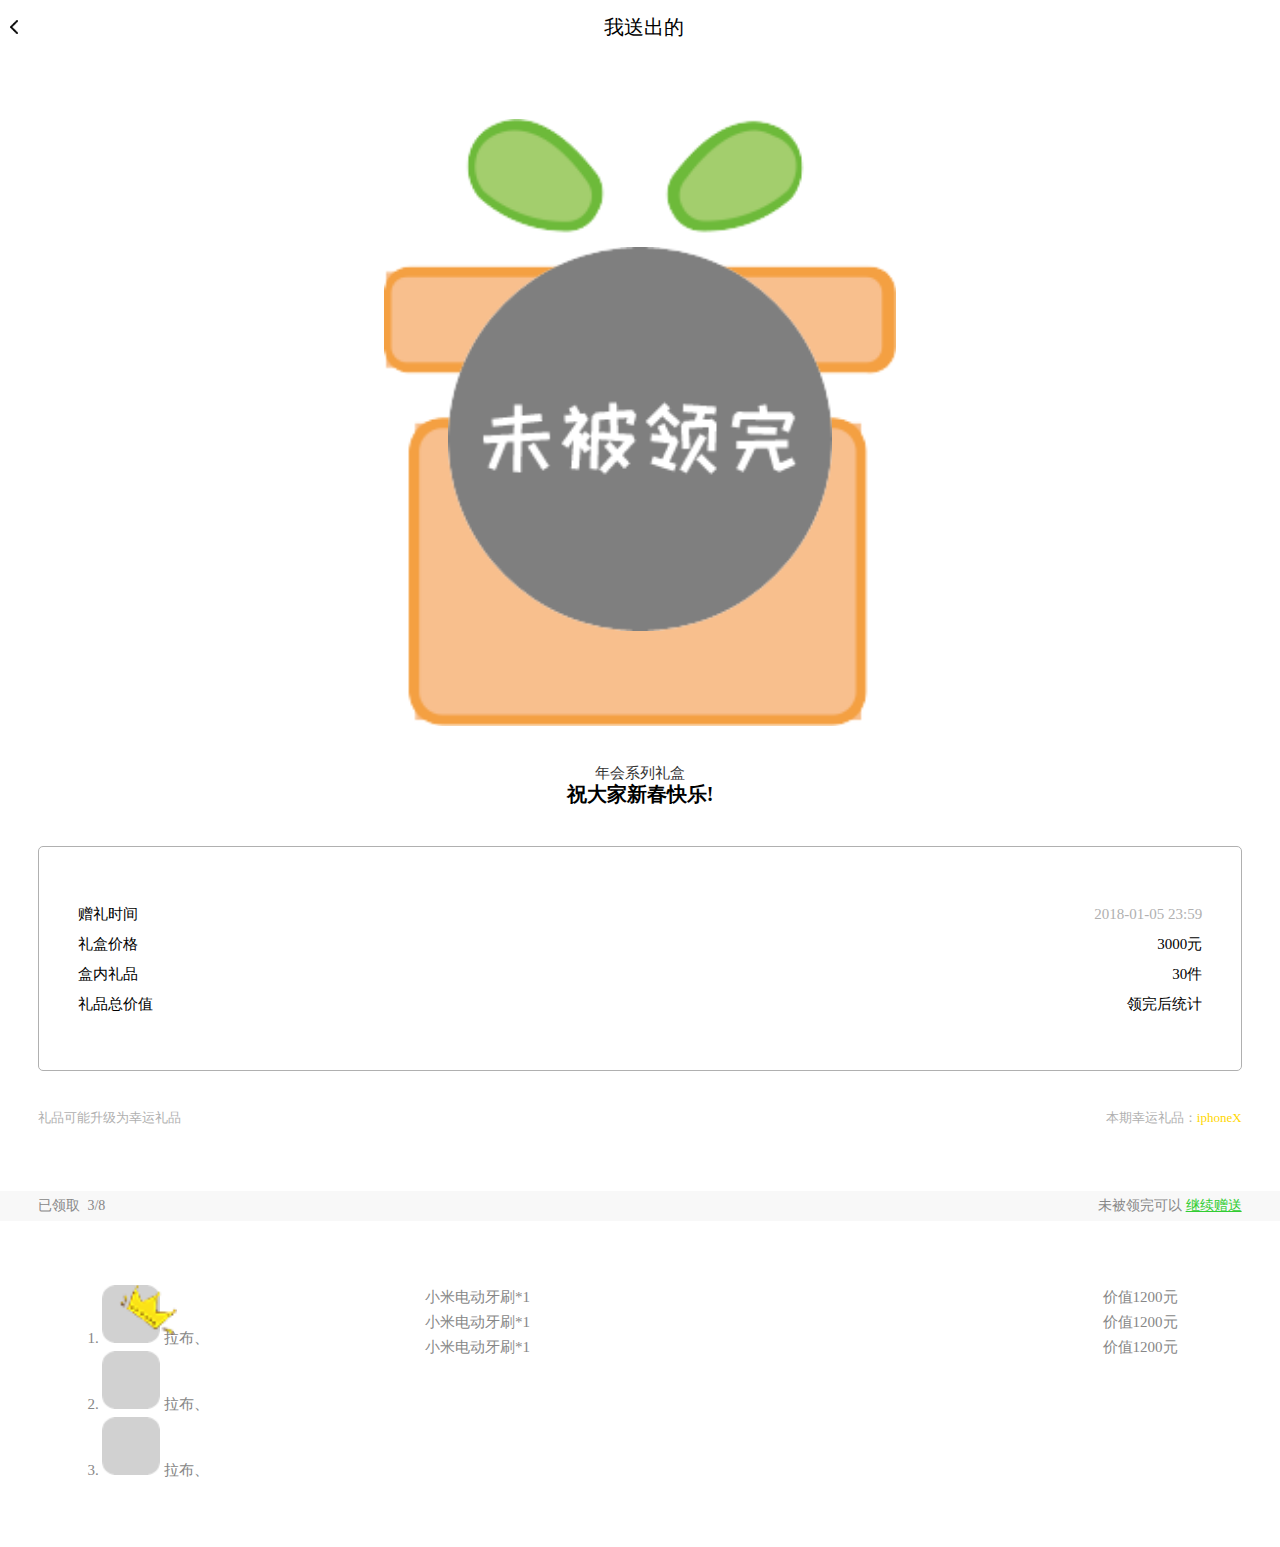
<file: 移动端/移动-6.html>
<!DOCTYPE html>
<html>
	<head>
		<meta charset="utf-8">
		<meta name="viewport" content="width=device-width,initial-scale=1,minimum-scale=1,maximum-scale=1,user-scalable=no" />
		<title></title>
		<style type="text/css">
			* {
				padding: 0;
				margin: 0;
			}
			 ul li{list-style-type: none;}
			html {
				font-size: 10px;
			}
			.top {
				padding: 2rem 1rem 2rem;
			}
			.top img {
				float: left;
				width: 0.8rem;
			}
			.top p {
				font-size: 2rem;
				line-height: 1.5rem;
				text-align: center;
			}
			.lihe img{
				width: 40%;
				margin: 5% 30% 3%;
			}
			.lihe{
				position: relative;
			}
			.lihe .img2{
				position: absolute;
				left: 5%;
				top: 17%;
				width: 30%;
				/* background:rgba(0,0,0,0.5); */
			}
			/* .circle{
				width:10rem;
				height: 10rem;
				
				background:rgba(178,178,178,0.5);
				text-align: center;
				line-height: 10rem;
				font-size: 2.1rem;
				border-radius: 50%;
				color: white;
				font-style: HappyZcool;
			} */
			.lihe p{
				font-size: 1.5rem;
				color: #333333;
				line-height: 1.5rem;
				text-align: center;
			}
			.give-info{
				margin: 3%;
				padding: 4% 3%;
				border: 1px solid #b0b0b0;
				overflow: hidden;
				border-radius: 5px;
			}
			.give-info ul li{
				list-style-type: none;
				line-height: 3rem;
				font-size: 1.5rem;
			}
			.gl{
				float: left;
			}
			.gr{
				float: right;
				text-align: right;
			}
			.luck{
				color: #b0b0b0;
				margin:0 3%;
			}
			.luck ul{overflow: hidden;}
			.luck ul li{
				list-style-type: none;
				float: left;
				width: 50%;
				font-size: 1.3rem;
			}
			.luck2{
				color: #878787;
				background: #f8f8f8;
			}
			.luck2 ul{
				overflow: hidden;
				line-height: 3rem;
				margin: 5% 0;
				padding: 0 3%;
			}
			.luck2 ul li{
				float: left;
				list-style-type: none;
				width: 50%;
				font-size: 1.4rem;
			}
			.luck3{
				/* border: 1px solid black; */
				margin: 0 3% 5%;
				padding: 0 5%;
				font-size: 1.5rem;
				color: #878787;	
				overflow: hidden;
			}
			.luck3 ol{
				width: 30%;
				float: left;
			}
			ol li img{
				width: 18%;
			}
			ol li{
				position: relative;
			}
			ol li .wang{
				position: absolute;
				left: 5%;
				top: -1%;
			}
			.luck3 ul{
				float: left;
			}
		    .luck3 .ul2{
				float: right;
			}
			.luck3 li{
				line-height: 2.5rem;
			}	
		</style>
	</head>
	<body>
		<div class="box">
			<div class="top">
				<a href="移动-5.html">
					<img src="img/2-1.png">
				</a>
				<p>我送出的</p>
			</div>
			<div class="lihe">
				<img src="img/未标题-1.png" >
				<img src="img/未标题-4.png" class="img2">
				<p>年会系列礼盒</p>
				<h2 style="font-size: 2rem;text-align: center;">
					祝大家新春快乐!</h2>
			</div>
			
			<div class="give-info">
				<div class="gl">
					<ul>
						<li>赠礼时间</li>
						<li>礼盒价格</li>
						<li>盒内礼品</li>
						<li>礼品总价值</li>
					</ul>
				</div>
				<div class="gr">
					<ul>
						<li style="color: #b0b0b0;">2018-01-05 23:59</li>
						<li>3000元</li>
						<li>30件</li>
						<li>领完后统计</li>
					</ul>
				</div>
			</div>
			
			<div class="luck">
				<ul>
					<li>礼品可能升级为幸运礼品</li>
					<li style="text-align: right;">本期幸运礼品：<span style="color: gold;">iphoneX</span></li>
				</ul>
			</div>
			
			<div class="luck2">
				<ul>
					<li>已领取 &nbsp;3/8</li>
					<li style="text-align: right;">未被领完可以
					  <a href="移动-5.html" style="color: limegreen;">继续赠送</a>
					</li>
				</ul>
			</div>
			
			<div class="luck3">
				<ol>
					<li>
						<img src="img/未标题-6.png" >
						<img src="img/未标题-7.png" class="wang">
						拉布、
					</li>
					<li>
						<img src="img/未标题-6.png" >
						拉布、
					</li>
					<li>
						<img src="img/未标题-6.png" >
						拉布、
					</li>
				</ol>
				<ul >
					<li>小米电动牙刷*1</li>
					<li>小米电动牙刷*1</li>
					<li>小米电动牙刷*1</li>
				</ul>
				<ul class="ul2">
					<li>价值1200元</li>
					<li>价值1200元</li>
					<li>价值1200元</li>
				</ul>
			</div>
		</div>
	</body>
</html>
</file>
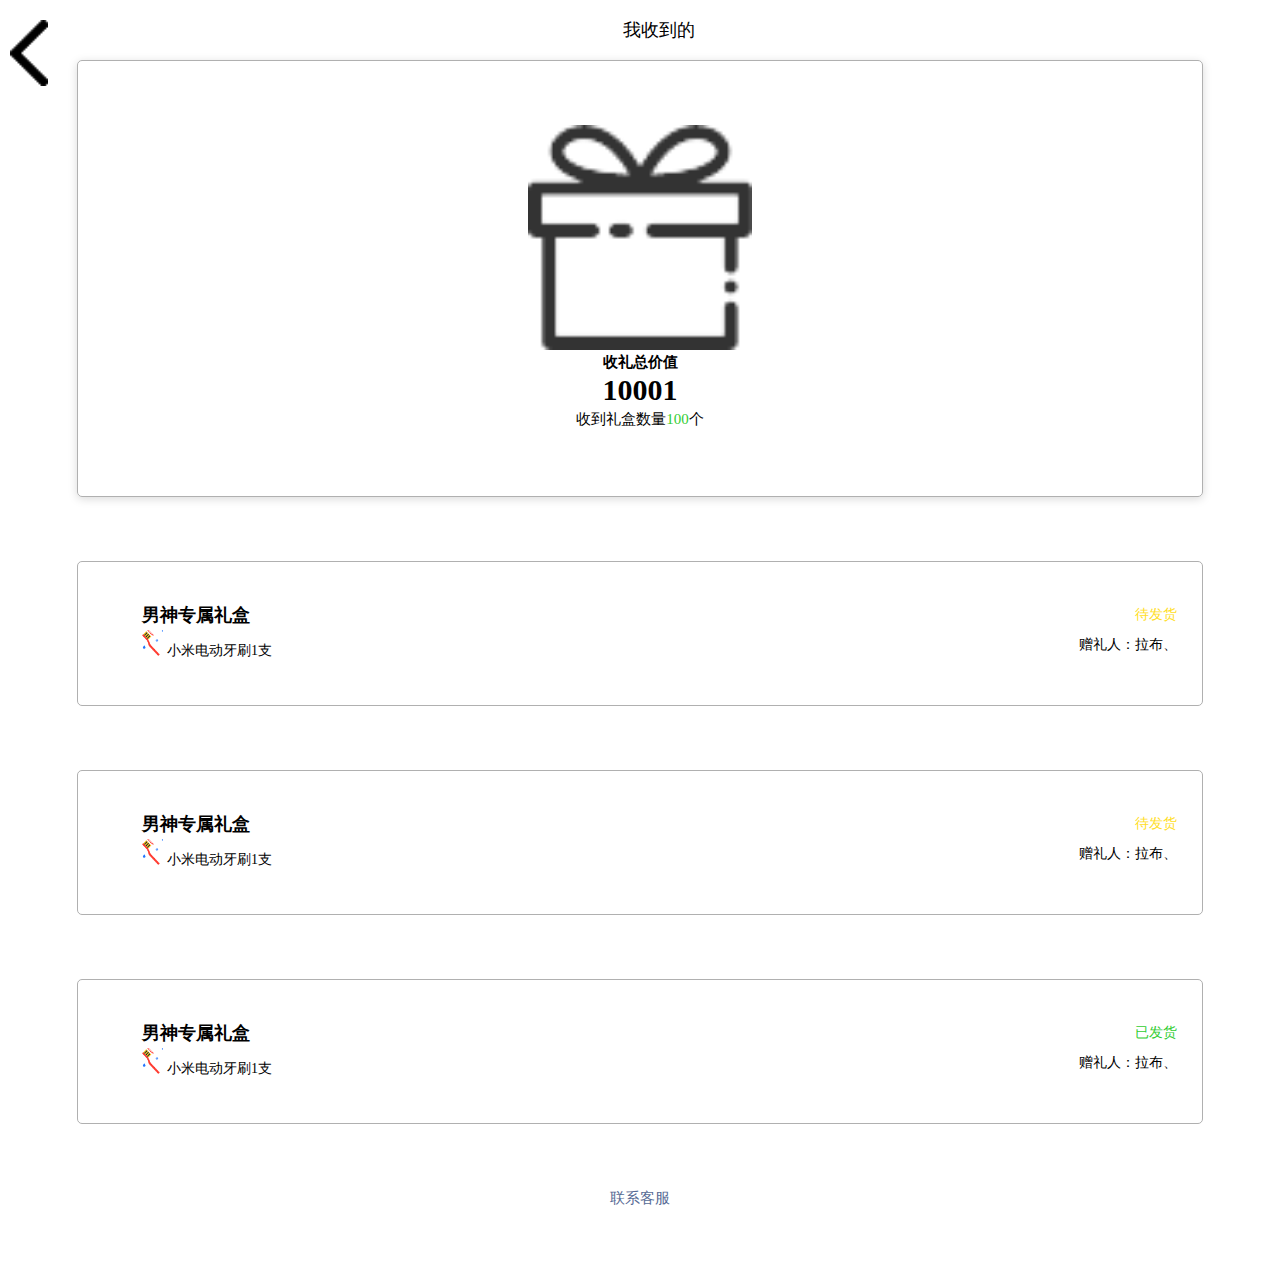
<file: 移动端/移动-7.html>
<!DOCTYPE html>
<html>
	<head>
		<meta charset="utf-8">
		<meta name="viewport" content="width=device-width,initial-scale=1,minimum-scale=1,maximum-scale=1,user-scalable=no" />
		<title></title>
		<style type="text/css">
			* {
				padding: 0;
				margin: 0;
			}
		    li{list-style-type: none;}
			html {
				font-size: 10px;
			}
			
			.top {
				padding: 2rem 1rem 2rem;
			}
			.top img {
				float: left;
				width:3%;
			}
			.top p {
				font-size: 1.8rem;
				line-height: 2rem;
				text-align: center;
			}
			.item1{
				margin: 0 6%;
				border: 1px solid #b0b0b0;
				border-radius: 5px;
				padding: 5% 0;
				box-shadow: 0 2px 10px rgba(0, 0, 0, 0.15);
			}
			.item1 img{
				width: 20%;
				margin-left: 40%;
			}
			.item1 h2{
				text-align: center;
				font-size: 1.5rem;
				line-height: 2rem;
			}
			.item1 h1{
				text-align: center;
				font-size: 3rem;
				line-height: 3.5rem;
			}
			.item1 p{
				text-align: center;
				font-size: 1.5rem;
				line-height: 2.5rem;
			}
			.item2{
				margin: 5% 6%;
				padding: 3% 2% 3% 5% ;
				border: 1px solid #b0b0b0;
				border-radius: 5px;
				overflow: hidden;
			}
			.item2 ul li{
				line-height: 3rem;
				font-size: 1.4rem;
			}
			
			.item2 .i2l{
				float: left;
			}
			.item2 .i2r{
				float: right;
				text-align: right;
			}
			.foot{
				margin: 0 6% 5%;
				line-height: 2rem;
				text-align: center;
			}
			.foot a{
				text-decoration: none;
				color: #576b95;
				font-size: 1.5rem;
				
			}
			
		</style>
	</head>
	<body>
		<div class="box">
			<div class="top">
				<a href="移动-1.html">
					<img src="img/2-1.png">
				</a>
				<p>我收到的</p>
			</div>
			
			<div class="item1">
				<img src="img/未标题-8.png" >
				<h2>收礼总价值</h2>
				<h1>10001</h1>
				<p>收到礼盒数量<span style="color: limegreen;">100</span>个</p>
			</div>
			
			<div class="item2">
				<div class="i2l">
					<ul>
						<li>
							<h3 style="font-size: 1.8rem;">男神专属礼盒</h3>
						</li>
						<li>
							<img src="img/未标题-9.png" style="width: 15%;">
							<span >小米电动牙刷1支</span>
						</li>
						
					</ul>	
				</div>
				<div class="i2r">
					<ul>
						<li>
						  <p style="color: #ffde27;">待发货</p>
						</li>
						<li>
							<p>赠礼人：拉布、</p>
						</li>
					</ul>
				</div>
			</div>
			
			<div class="item2">
				<div class="i2l">
					<ul>
						<li>
							<h3 style="font-size: 1.8rem;">男神专属礼盒</h3>
						</li>
						<li>
							<img src="img/未标题-9.png" style="width: 15%;">
							<span >小米电动牙刷1支</span>
						</li>
						
					</ul>	
				</div>
				<div class="i2r">
					<ul>
						<li>
						  <p>
							  <span style="color: #ffde27;">待发货</span>
							  
						 </p>
						</li>
						<li>
							<p>赠礼人：拉布、</p>
						</li>
					</ul>
				</div>
			</div>
			
			<div class="item2">
				<div class="i2l">
					<ul>
						<li>
							<h3 style="font-size: 1.8rem;">男神专属礼盒</h3>
						</li>
						<li>
							<img src="img/未标题-9.png" style="width: 15%;">
							<span >小米电动牙刷1支</span>
						</li>
						
					</ul>	
				</div>
				<div class="i2r">
					<ul>
						<li>
						  <p style="color: limegreen;">已发货</p>
						</li>
						<li>
							<p>赠礼人：拉布、</p>
						</li>
					</ul>
				</div>
			</div>
			
			<div class="foot">
				<a href="#">联系客服</a>
			</div>
			
		</div>
	</body>
</html>
</file>
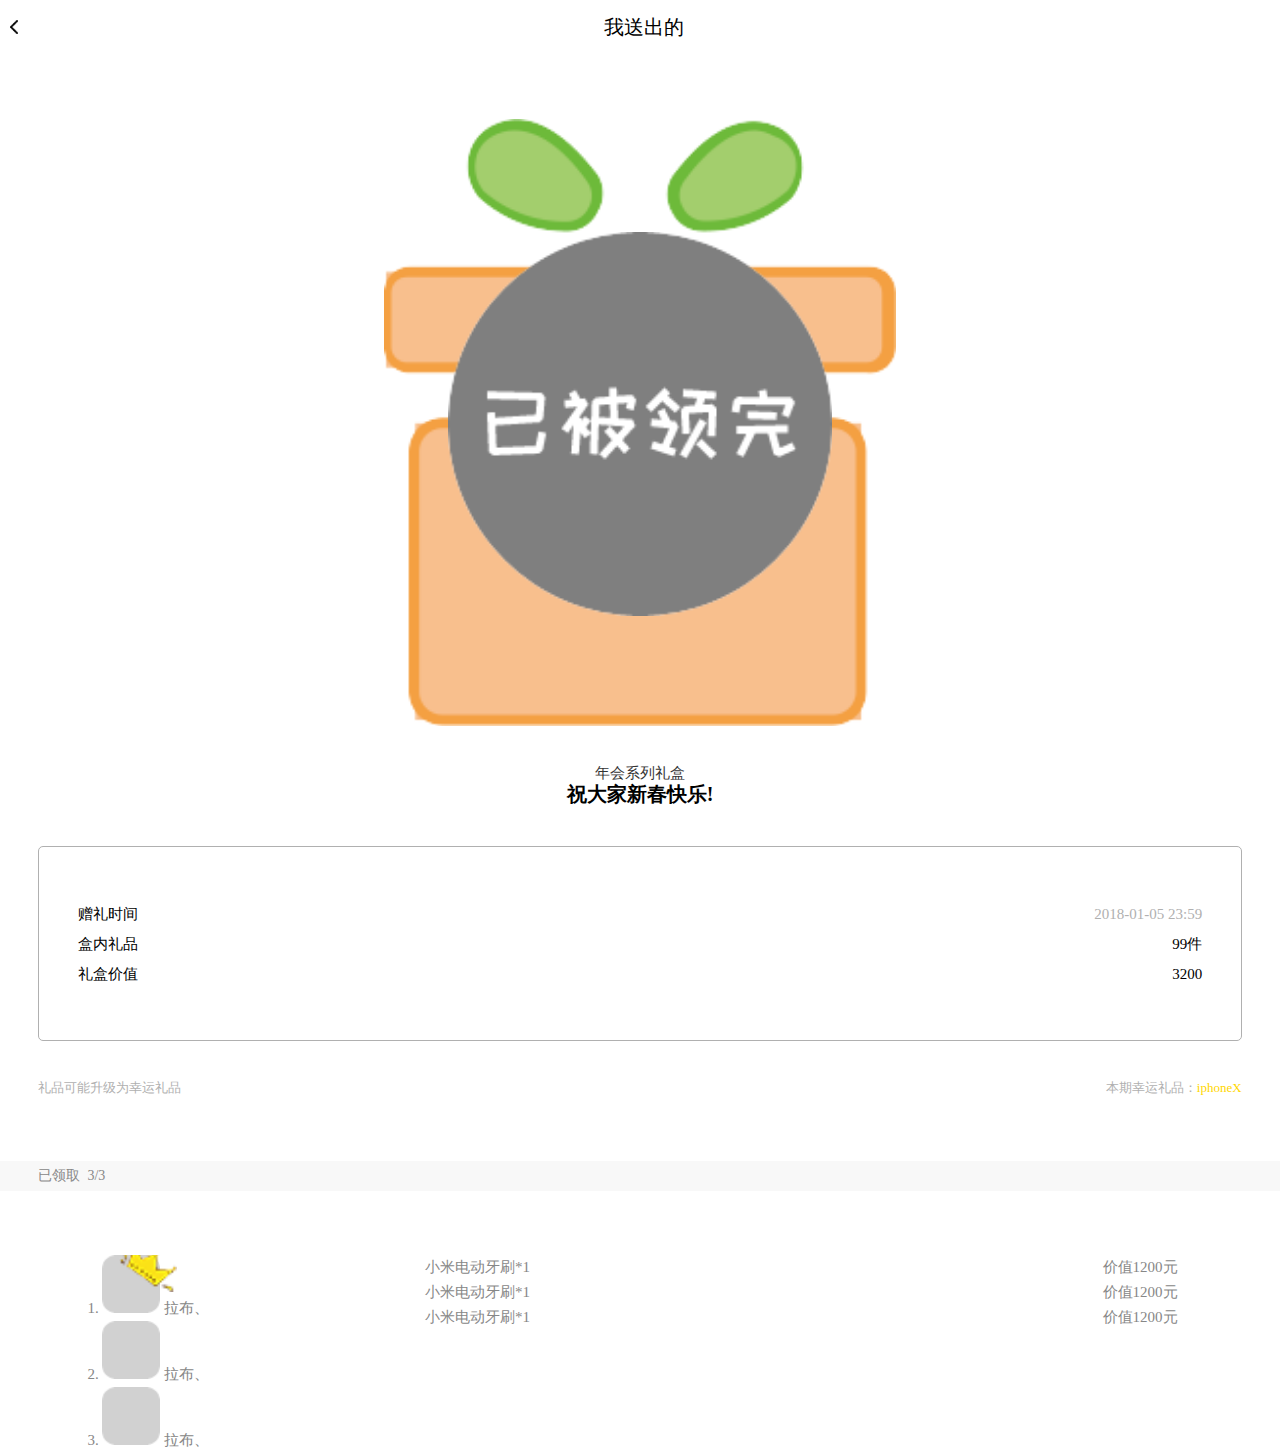
<file: 移动端/移动-8.html>
<!DOCTYPE html>
<html>
	<head>
		<meta charset="utf-8">
		<meta name="viewport" content="width=device-width,initial-scale=1,minimum-scale=1,maximum-scale=1,user-scalable=no" />
		<title></title>
		<style type="text/css">
			* {
				padding: 0;
				margin: 0;
			}
			 ul li{list-style-type: none;}
			html {
				font-size: 10px;
			}
			.top {
				padding: 2rem 1rem 2rem;
			}
			.top img {
				float: left;
				width: 0.8rem;
			}
			.top p {
				font-size: 2rem;
				line-height: 1.5rem;
				text-align: center;
			}
			.lihe img{
				width: 40%;
				margin: 5% 30% 3%;
			}
			.lihe{
				position: relative;
			}
			.lihe .img2{
				position: absolute;
				left: 5%;
				top: 15%;
				width: 30%;
			}
			/* .circle{
				width:10rem;
				height: 10rem;
				
				background:rgba(178,178,178,0.5);
				text-align: center;
				line-height: 10rem;
				font-size: 2.1rem;
				border-radius: 50%;
				color: white;
				font-style: HappyZcool;
			} */
			.lihe p{
				font-size: 1.5rem;
				color: #333333;
				line-height: 1.5rem;
				text-align: center;
			}
			.give-info{
				margin: 3%;
				padding: 4% 3%;
				border: 1px solid #b0b0b0;
				overflow: hidden;
				border-radius: 5px;
			}
			.give-info ul li{
				list-style-type: none;
				line-height: 3rem;
				font-size: 1.5rem;
			}
			.gl{
				float: left;
			}
			.gr{
				float: right;
				text-align: right;
			}
			.luck{
				color: #b0b0b0;
				margin:0 3%;
			}
			.luck ul{overflow: hidden;}
			.luck ul li{
				list-style-type: none;
				float: left;
				width: 50%;
				font-size: 1.3rem;
			}
			.luck2{
				color: #878787;
				background: #f8f8f8;
			}
			.luck2 ul{
				overflow: hidden;
				line-height: 3rem;
				margin: 5% 0;
				padding: 0 3%;
			}
			.luck2 ul li{
				float: left;
				list-style-type: none;
				width: 50%;
				font-size: 1.4rem;
			}
			.luck3{
				/* border: 1px solid black; */
				margin: 0 3%;
				padding: 0 5%;
				font-size: 1.5rem;
				color: #878787;	
				overflow: hidden;
			}
			.luck3 ol{
				width: 30%;
				float: left;
			}
			ol li img{
				width: 18%;
			}
			ol li{
				position: relative;
			}
			ol li .wang{
				position: absolute;
				left: 5%;
				top: -20%;
			}
			.luck3 ul{
				float: left;
			}
		    .luck3 .ul2{
				float: right;
			}
			.luck3 li{
				line-height: 2.5rem;
			}	
		</style>
	</head>
	<body>
		<div class="box">
			<div class="top">
				<a href="移动-5.html">
					<img src="img/2-1.png">
				</a>
				<p>我送出的</p>
			</div>
			<div class="lihe">
				<img src="img/未标题-1.png" >
				<img src="img/未标题-10.png" class="img2">
				
				<p>年会系列礼盒</p>
				<h2 style="font-size: 2rem;text-align: center;">
					祝大家新春快乐!</h2>
			</div>
			
			<div class="give-info">
				<div class="gl">
					<ul>
						<li>赠礼时间</li>
						<li>盒内礼品</li>
						<li>礼盒价值</li>
					</ul>
				</div>
				<div class="gr">
					<ul>
						<li style="color: #b0b0b0;">2018-01-05 23:59</li>
						<li>99件</li>
						<li>3200</li>
					</ul>
				</div>
			</div>
			
			<div class="luck">
				<ul>
					<li>礼品可能升级为幸运礼品</li>
					<li style="text-align: right;">本期幸运礼品：<span style="color: gold;">iphoneX</span></li>
				</ul>
			</div>
			
			<div class="luck2">
				<ul>
					<li>已领取 &nbsp;3/3</li>
				</ul>
			</div>
			
			<div class="luck3">
				<ol>
					<li>
						<img src="img/未标题-6.png" >
						<img src="img/未标题-7.png" class="wang">
						拉布、
					</li>
					<li>
						<img src="img/未标题-6.png" >
						拉布、
					</li>
					<li>
						<img src="img/未标题-6.png" >
						拉布、
					</li>
				</ol>
				<ul >
					<li>小米电动牙刷*1</li>
					<li>小米电动牙刷*1</li>
					<li>小米电动牙刷*1</li>
				</ul>
				<ul class="ul2">
					<li>价值1200元</li>
					<li>价值1200元</li>
					<li>价值1200元</li>
				</ul>
			</div>
		</div>
	</body>
</html>
</file>
